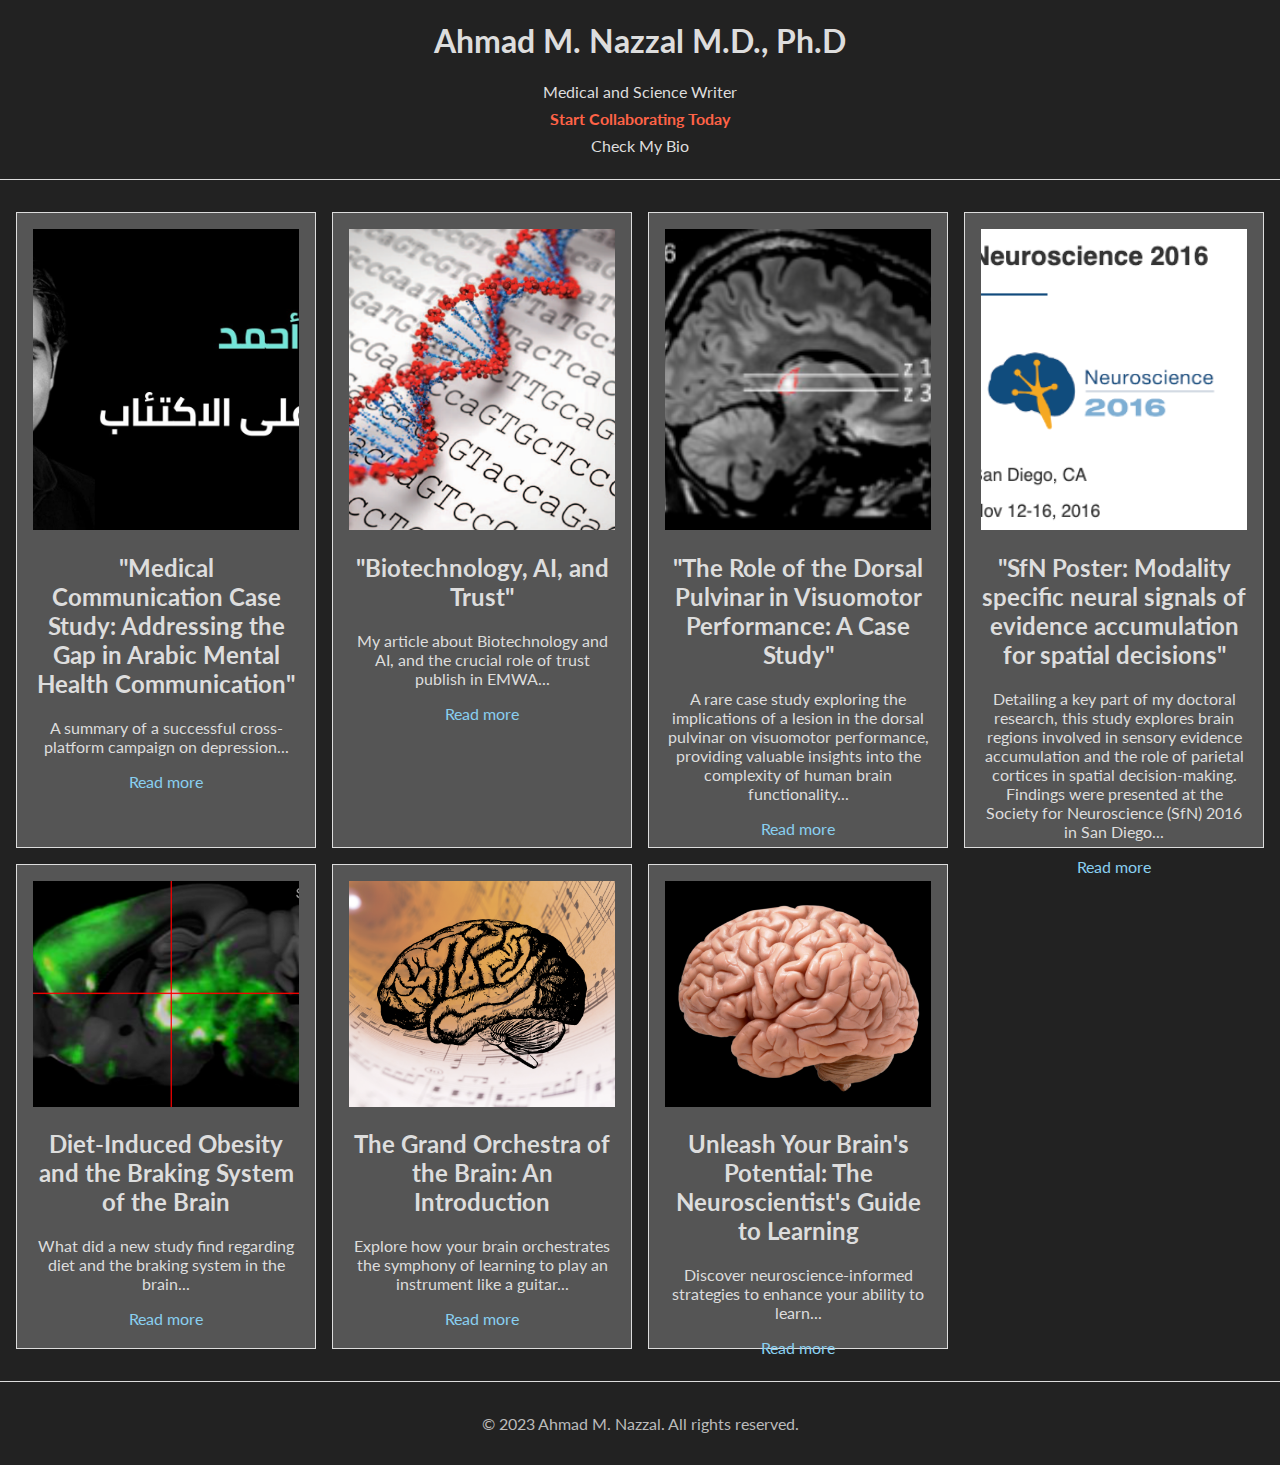
<file: index.html>
<!DOCTYPE html>
<html>
<head>
    <meta name="viewport" content="width=device-width, initial-scale=1">
    <link rel="icon" href="favicon.ico" type="image/x-icon">
    <title>Ahmad M. Nazzal M.D., Ph.D</title>
    <link href="https://fonts.googleapis.com/css2?family=Lato:wght@400;700&display=swap" rel="stylesheet">
    <link rel="stylesheet" type="text/css" href="styles.css">
</head>
<body>
    <header>
        <h1>Ahmad M. Nazzal M.D., Ph.D</h1>
        <p>Medical and Science Writer</p>
        <p><a class="cta" href="mailto:a-nazzal@outlook.com">Start Collaborating Today</a></p>
        <p><a href="cv.html">Check My Bio</a></p>
    </header>

    <section id="gallery">

              <div class="gallery-item">
                  <img src="depression-amdlab.jpeg" alt="Depression awareness campaign">
                  <h2>"Medical Communication Case Study: Addressing the Gap in Arabic Mental Health Communication"</h2>
                  <p>A summary of a successful cross-platform campaign on depression...</p>
                  <a href="depression.html">Read more</a>
              </div>

              <div class="gallery-item">
                  <img src="emwa.png" alt="Biotechnology and AI intersection image">
                  <h2>"Biotechnology, AI, and Trust"</h2>
                  <p>My article about Biotechnology and AI, and the crucial role of trust publish in EMWA...</p>
                  <a href="emwa.html">Read more</a>
              </div>


              <div class="gallery-item">
                  <img src="pulvinar-lesion.png" alt="Dorsal Pulvinar Case Study image">
                  <h2>"The Role of the Dorsal Pulvinar in Visuomotor Performance: A Case Study"</h2>
                  <p>A rare case study exploring the implications of a lesion in the dorsal pulvinar on visuomotor performance, providing valuable insights into the complexity of human brain functionality...</p>
                  <a href="pulivnar-decision-making.html">Read more</a>
              </div>

              <div class="gallery-item">
                  <img src="sfn.png" alt="Modality specific neural signals of evidence accumulation for spatial decisions image">
                  <h2>"SfN Poster: Modality specific neural signals of evidence accumulation for spatial decisions"</h2>
                  <p>Detailing a key part of my doctoral research, this study explores brain regions involved in sensory evidence accumulation and the role of parietal cortices in spatial decision-making. Findings were presented at the Society for Neuroscience (SfN) 2016 in San Diego...</p>
                  <a href="sfn-2016.html">Read more</a>
              </div>


              <div class="gallery-item">
                  <img src="Saggital_section_of_mouse_brain_Sara_Mitamura.png" alt="brain mouse">
                  <h2>Diet-Induced Obesity and the Braking System of the Brain</h2>
                  <p>What did a new study find regarding diet and the braking system in the brain...</p>
                  <a href="diet-induced-brain-changes.html">Read more</a>
              </div>

              <div class="gallery-item">
                  <img src="brain-music.png" alt="Image of brain with background of musical notes">
                  <h2>The Grand Orchestra of the Brain: An Introduction</h2>
                  <p>Explore how your brain orchestrates the symphony of learning to play an instrument like a guitar...</p>
                  <a href="brain-music.html">Read more</a>
              </div>

              <div class="gallery-item">
                <img src="human-brain.png" alt="Human brain image">
                <h2>Unleash Your Brain's Potential: The Neuroscientist's Guide to Learning</h2>
                <p>Discover neuroscience-informed strategies to enhance your ability to learn...</p>
                <a href="learn-as-neuroscientist.html">Read more</a>
            </div>





        <!-- Add more gallery items as needed -->
    </section>

    <footer>
        <p>&copy; 2023 Ahmad M. Nazzal. All rights reserved.</p>
    </footer>
</body>
</html>
</file>
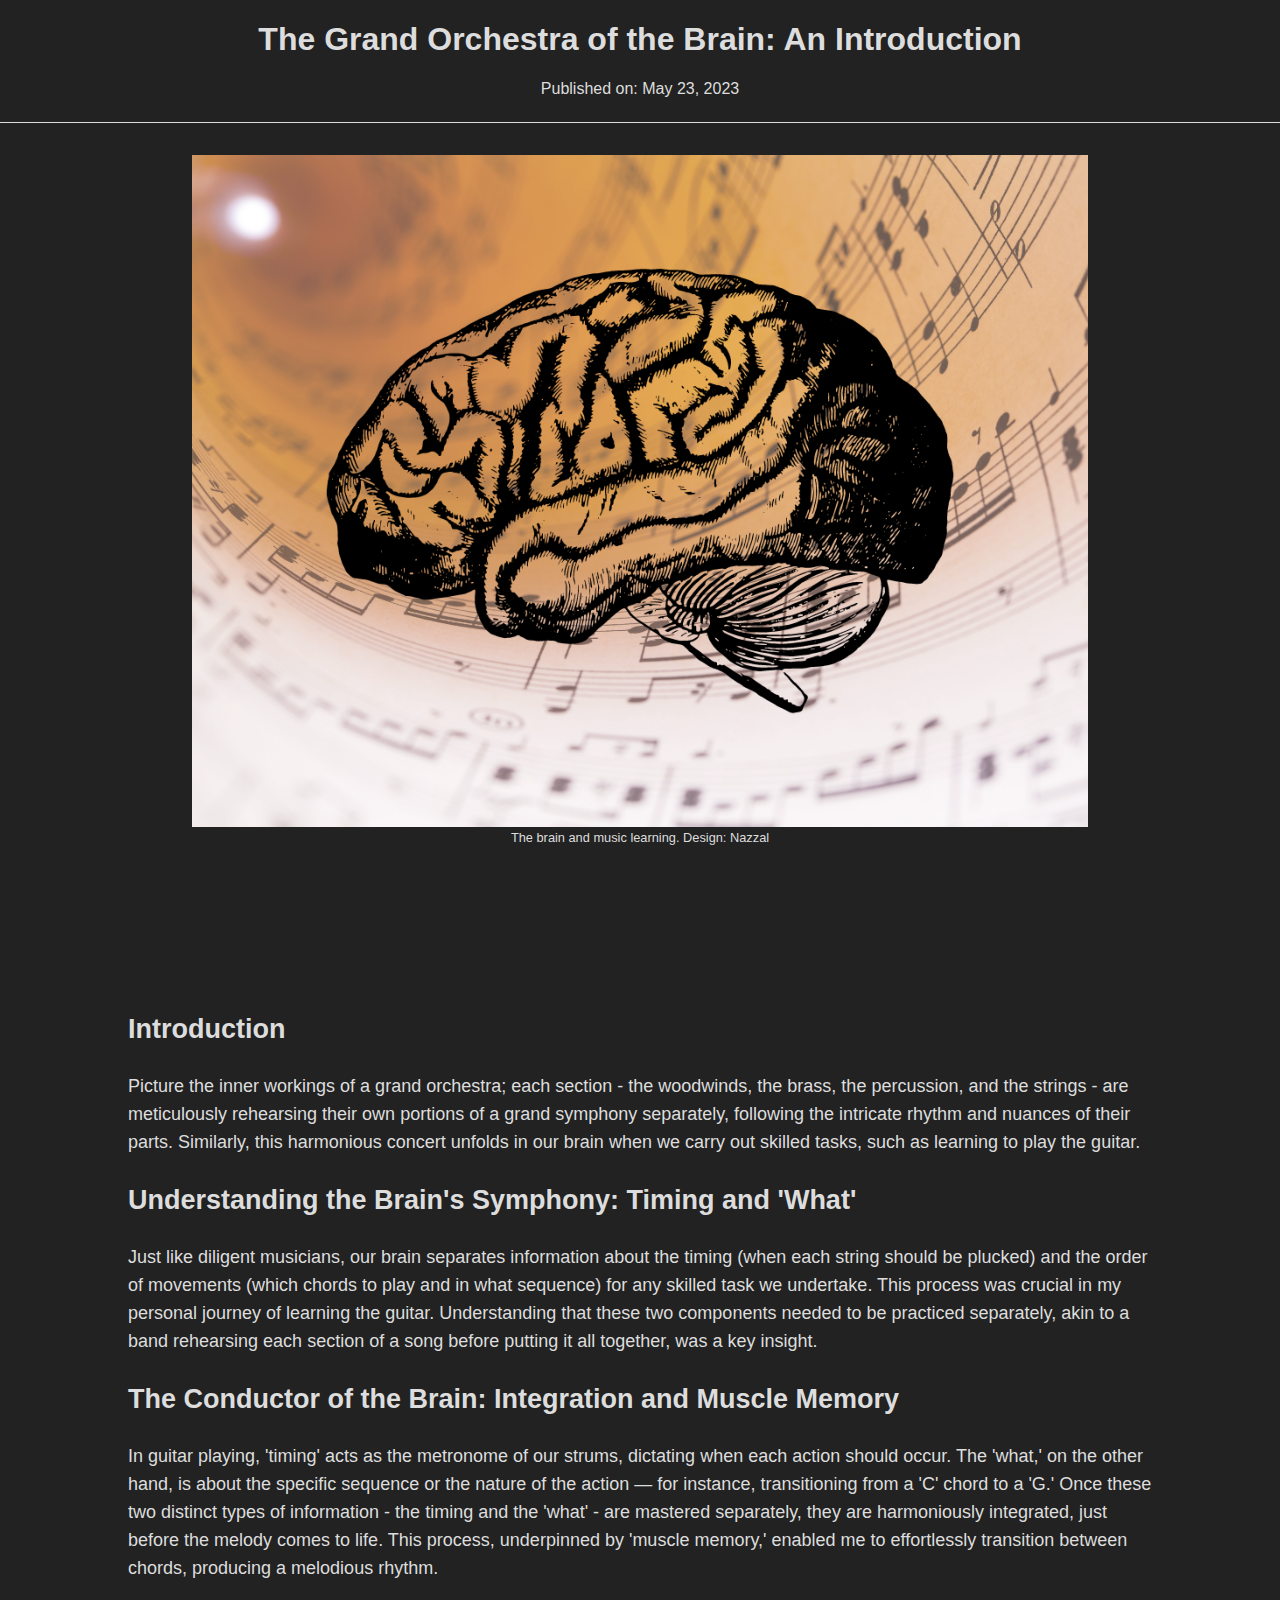
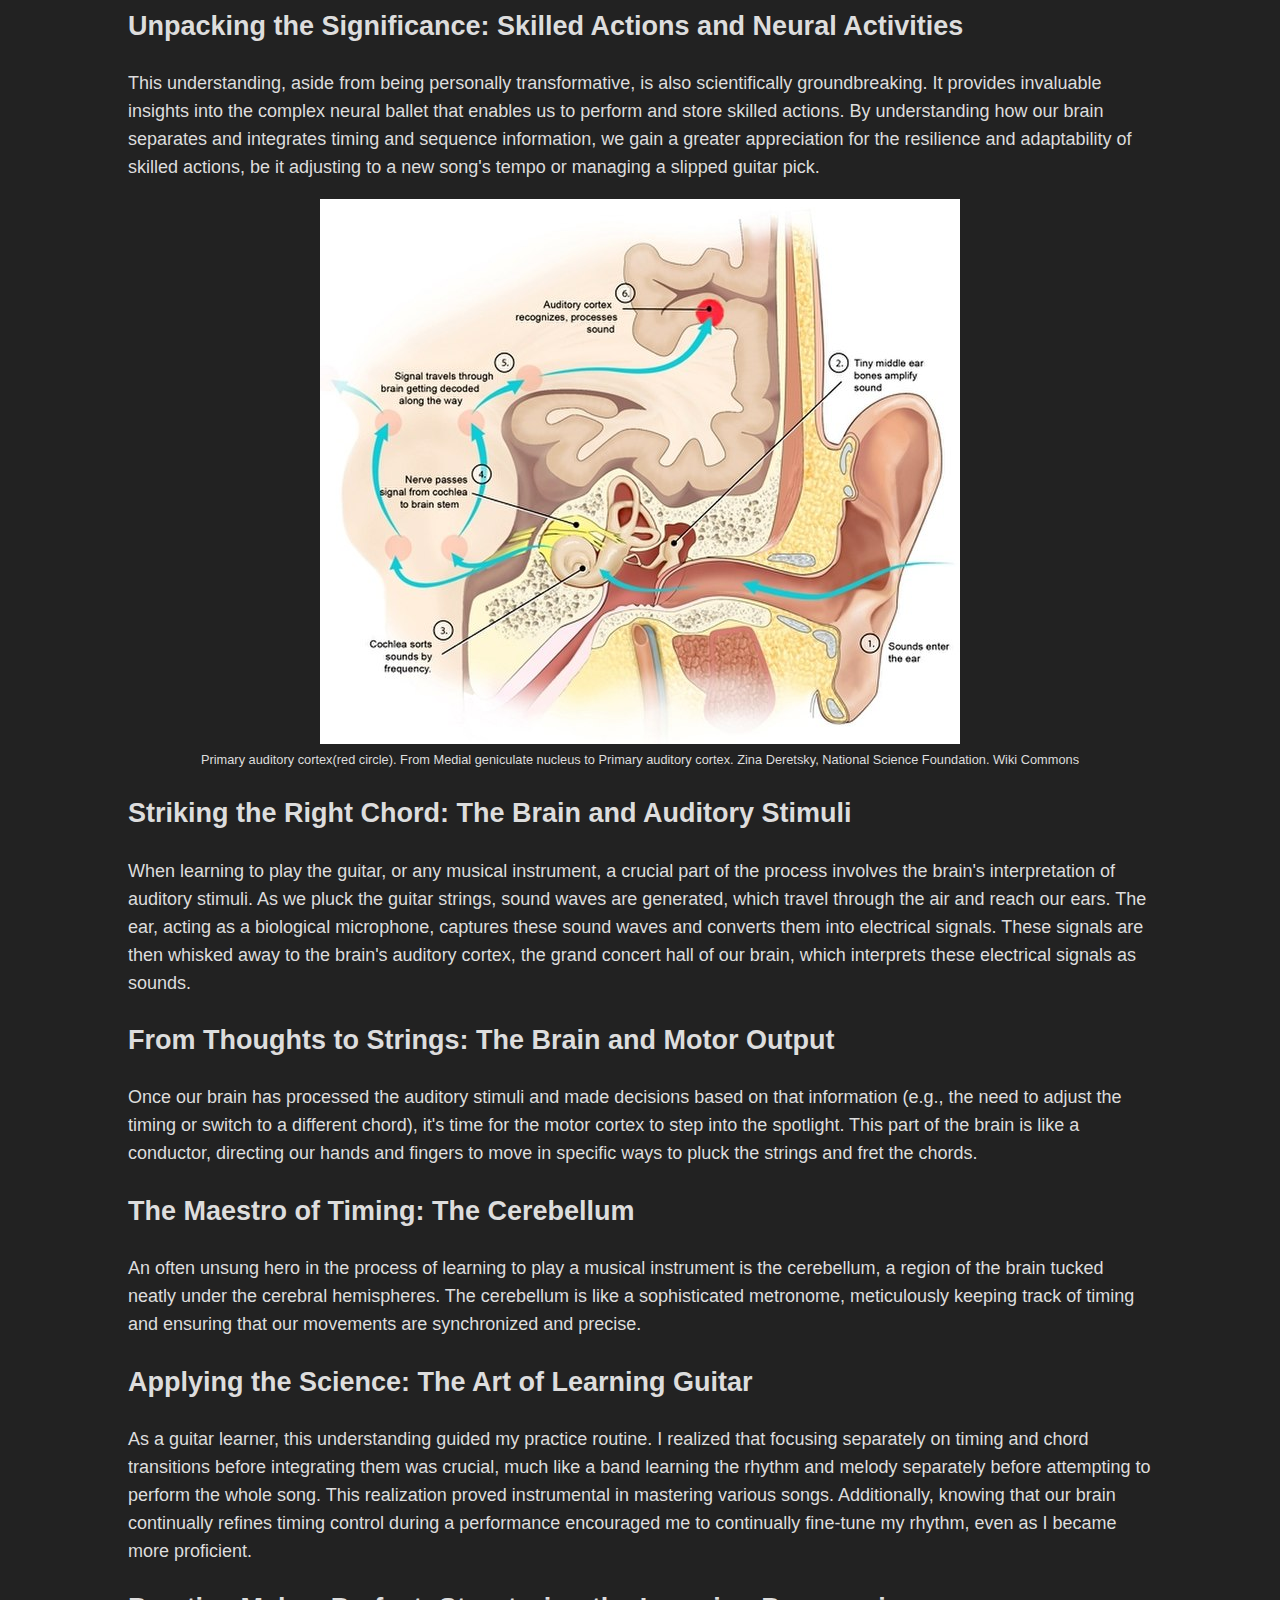
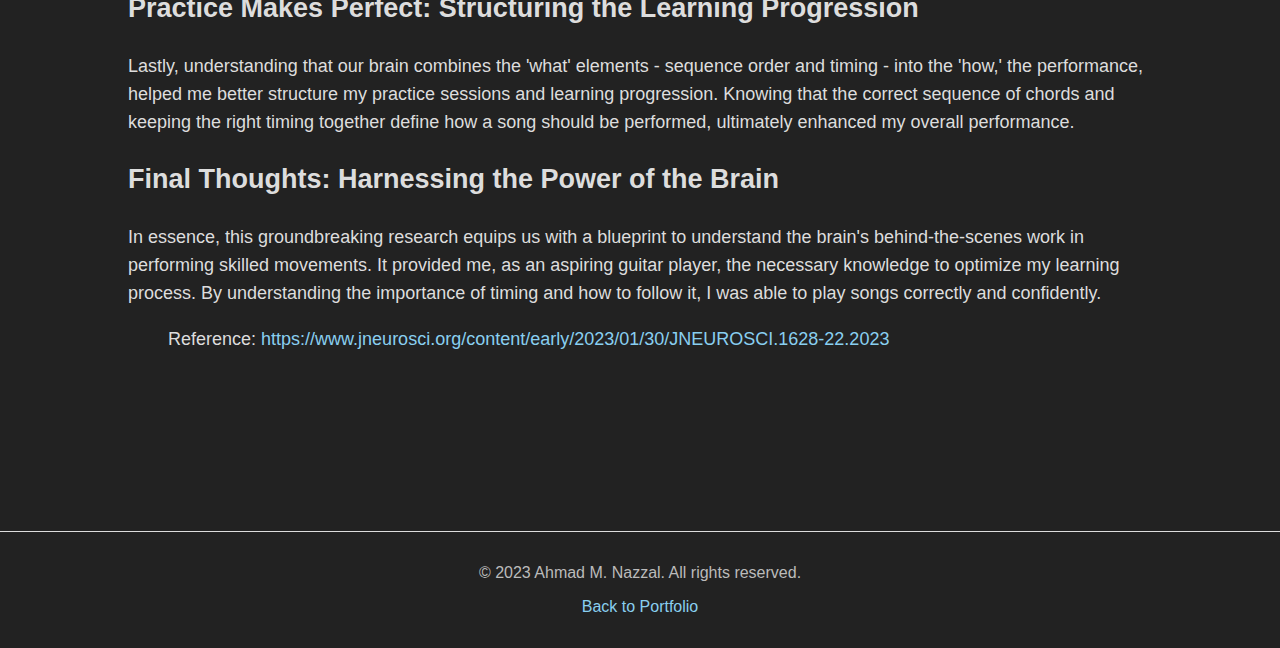
<file: brain-music.html>
<!DOCTYPE html>
<html>
<head>
    <title>The Grand Orchestra of the Brain: An Introduction</title>
    <link rel="stylesheet" type="text/css" href="styles.css">
</head>
<body>
    <header>
        <h1>The Grand Orchestra of the Brain: An Introduction</h1>
        <p>Published on: <time datetime="2023-05-23">May 23, 2023</time></p>
    </header>

    <figure>
        <img src="brain-music.png" alt="Image of brain with background of musical notes">
        <figcaption>The brain and music learning. Design: Nazzal</figcaption>
    </figure>

    <article>
        <h2>Introduction</h2>
        <p>Picture the inner workings of a grand orchestra; each section - the woodwinds, the brass, the percussion, and the strings - are meticulously rehearsing their own portions of a grand symphony separately, following the intricate rhythm and nuances of their parts. Similarly, this harmonious concert unfolds in our brain when we carry out skilled tasks, such as learning to play the guitar.</p>

        <h2>Understanding the Brain's Symphony: Timing and 'What'</h2>
        <p>Just like diligent musicians, our brain separates information about the timing (when each string should be plucked) and the order of movements (which chords to play and in what sequence) for any skilled task we undertake. This process was crucial in my personal journey of learning the guitar. Understanding that these two components needed to be practiced separately, akin to a band rehearsing each section of a song before putting it all together, was a key insight.</p>

        <h2>The Conductor of the Brain: Integration and Muscle Memory</h2>
        <p>In guitar playing, 'timing' acts as the metronome of our strums, dictating when each action should occur. The 'what,' on the other hand, is about the specific sequence or the nature of the action — for instance, transitioning from a 'C' chord to a 'G.' Once these two distinct types of information - the timing and the 'what' - are mastered separately, they are harmoniously integrated, just before the melody comes to life. This process, underpinned by 'muscle memory,' enabled me to effortlessly transition between chords, producing a melodious rhythm.</p>

        <h2>Unpacking the Significance: Skilled Actions and Neural Activities</h2>
        <p>This understanding, aside from being personally transformative, is also scientifically groundbreaking. It provides invaluable insights into the complex neural ballet that enables us to perform and store skilled actions. By understanding how our brain separates and integrates timing and sequence information, we gain a greater appreciation for the resilience and adaptability of skilled actions, be it adjusting to a new song's tempo or managing a slipped guitar pick.</p>

        <figure>
            <img src="Hearing_mechanics.jpg" alt="Image of brain with background of musical notes">
            <figcaption>Primary auditory cortex(red circle). From Medial geniculate nucleus to Primary auditory cortex. Zina Deretsky, National Science Foundation. Wiki Commons</figcaption>
        </figure>

        <h2>Striking the Right Chord: The Brain and Auditory Stimuli</h2>
        <p>When learning to play the guitar, or any musical instrument, a crucial part of the process involves the brain's interpretation of auditory stimuli. As we pluck the guitar strings, sound waves are generated, which travel through the air and reach our ears. The ear, acting as a biological microphone, captures these sound waves and converts them into electrical signals. These signals are then whisked away to the brain's auditory cortex, the grand concert hall of our brain, which interprets these electrical signals as sounds.</p>

        <h2>From Thoughts to Strings: The Brain and Motor Output</h2>
        <p>Once our brain has processed the auditory stimuli and made decisions based on that information (e.g., the need to adjust the timing or switch to a different chord), it's time for the motor cortex to step into the spotlight. This part of the brain is like a conductor, directing our hands and fingers to move in specific ways to pluck the strings and fret the chords.</p>

        <h2>The Maestro of Timing: The Cerebellum</h2>
        <p>An often unsung hero in the process of learning to play a musical instrument is the cerebellum, a region of the brain tucked neatly under the cerebral hemispheres. The cerebellum is like a sophisticated metronome, meticulously keeping track of timing and ensuring that our movements are synchronized and precise.</p>

        <h2>Applying the Science: The Art of Learning Guitar</h2>
        <p>As a guitar learner, this understanding guided my practice routine. I realized that focusing separately on timing and chord transitions before integrating them was crucial, much like a band learning the rhythm and melody separately before attempting to perform the whole song. This realization proved instrumental in mastering various songs. Additionally, knowing that our brain continually refines timing control during a performance encouraged me to continually fine-tune my rhythm, even as I became more proficient.</p>

        <h2>Practice Makes Perfect: Structuring the Learning Progression</h2>
        <p>Lastly, understanding that our brain combines the 'what' elements - sequence order and timing - into the 'how,' the performance, helped me better structure my practice sessions and learning progression. Knowing that the correct sequence of chords and keeping the right timing together define how a song should be performed, ultimately enhanced my overall performance.</p>

        <h2>Final Thoughts: Harnessing the Power of the Brain</h2>
        <p>In essence, this groundbreaking research equips us with a blueprint to understand the brain's behind-the-scenes work in performing skilled movements. It provided me, as an aspiring guitar player, the necessary knowledge to optimize my learning process. By understanding the importance of timing and how to follow it, I was able to play songs correctly and confidently.</p>

        <blockquote cite="https://www.jneurosci.org/content/early/2023/01/30/JNEUROSCI.1628-22.2023">
            Reference: <a href="https://www.jneurosci.org/content/early/2023/01/30/JNEUROSCI.1628-22.2023">https://www.jneurosci.org/content/early/2023/01/30/JNEUROSCI.1628-22.2023</a>
        </blockquote>
    </article>

    <footer>
        <p>&copy; 2023 Ahmad M. Nazzal. All rights reserved.</p>
        <p><a href="index.html">Back to Portfolio</a></p>
    </footer>
</body>
</html>
</file>
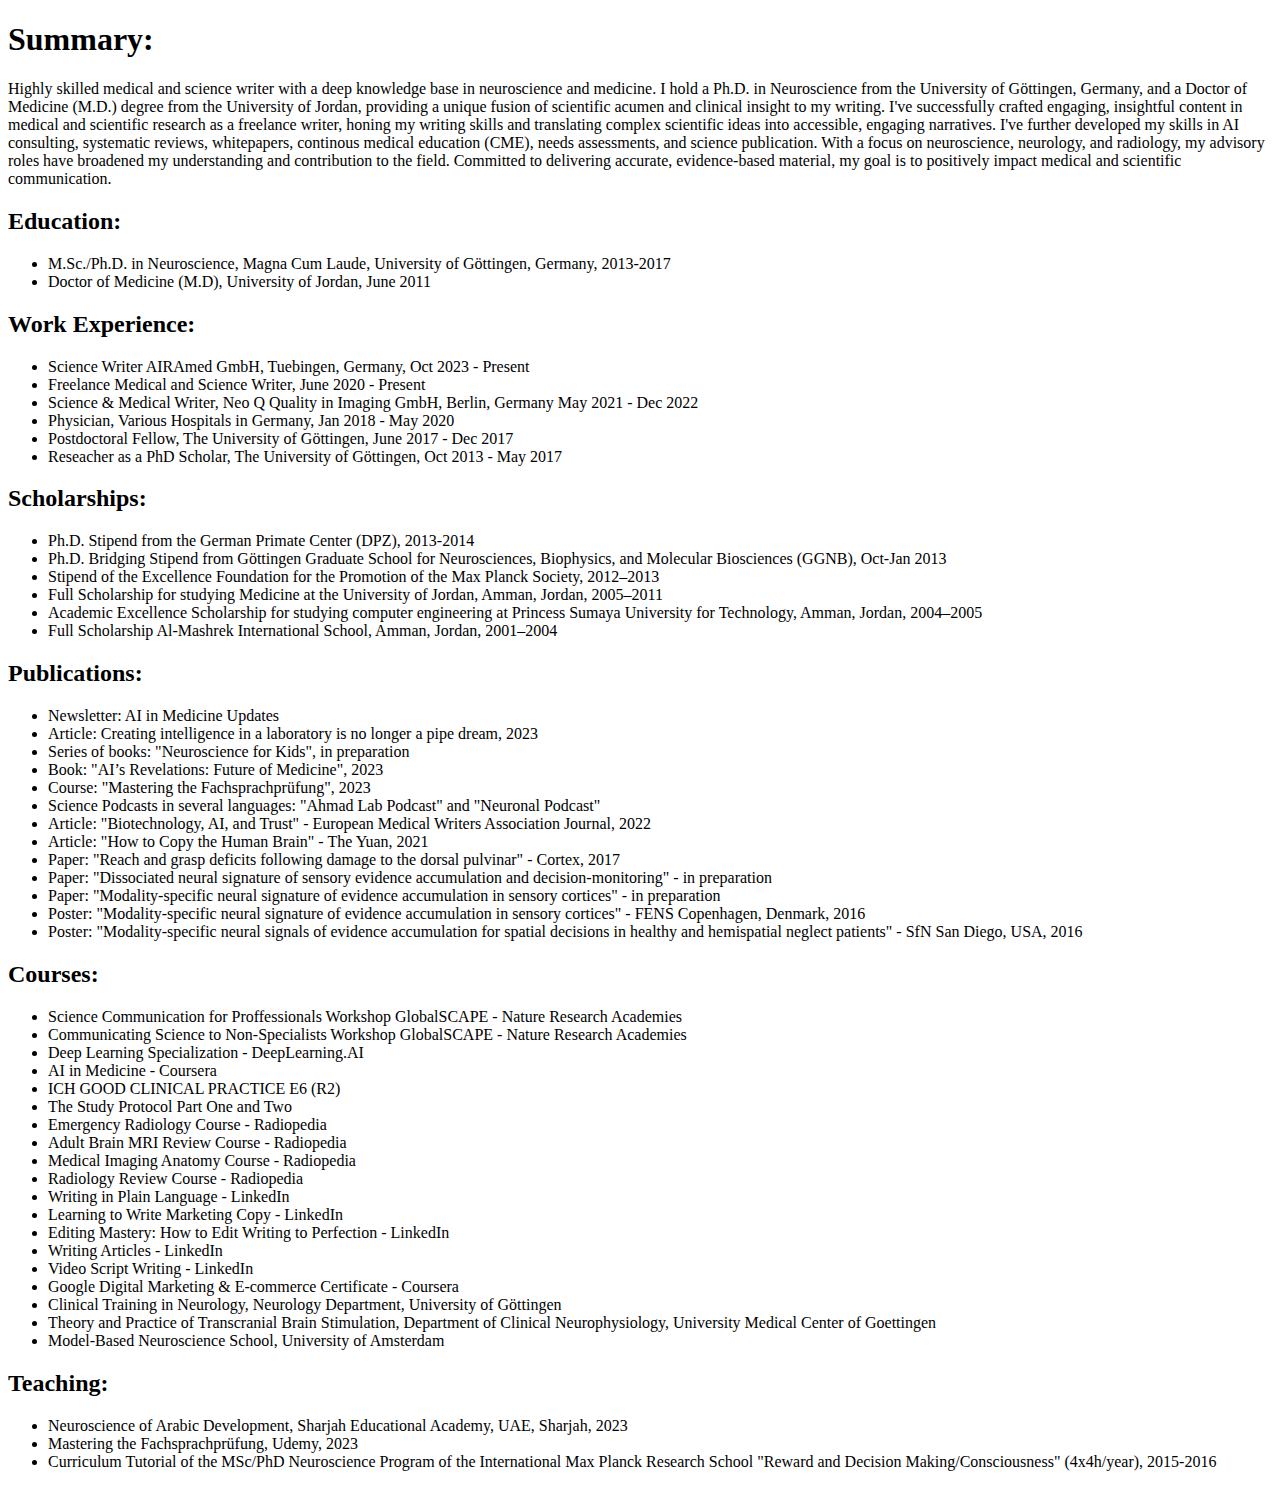
<file: cv.html>
<!DOCTYPE html>
<html>
<head>
    <title>CV</title>
</head>
<body>
    <h1>Summary:</h1>
    <p>Highly skilled medical and science writer with a deep knowledge base in neuroscience and medicine. I hold a Ph.D. in Neuroscience from the University of Göttingen, Germany, and a Doctor of Medicine (M.D.) degree from the University of Jordan, providing a unique fusion of scientific acumen and clinical insight to my writing. I've successfully crafted engaging, insightful content in medical and scientific research as a freelance writer, honing my writing skills and translating complex scientific ideas into accessible, engaging narratives. I've further developed my skills in AI consulting, systematic reviews, whitepapers, continous medical education (CME), needs assessments, and science publication. With a focus on neuroscience, neurology, and radiology, my advisory roles have broadened my understanding and contribution to the field. Committed to delivering accurate, evidence-based material, my goal is to positively impact medical and scientific communication.</p>

    <h2>Education:</h2>
    <ul>
        <li>M.Sc./Ph.D. in Neuroscience, Magna Cum Laude, University of Göttingen, Germany, 2013-2017</li>
        <li>Doctor of Medicine (M.D), University of Jordan, June 2011</li>
    </ul>

    <h2>Work Experience:</h2>
    <ul>
        <li>Science Writer AIRAmed GmbH, Tuebingen, Germany, Oct 2023 - Present</li>
        <li>Freelance Medical and Science Writer, June 2020 - Present</li>
        <li>Science & Medical Writer, Neo Q Quality in Imaging GmbH, Berlin, Germany May 2021 - Dec 2022</li>
        <li>Physician, Various Hospitals in Germany, Jan 2018 - May 2020</li>
        <li>Postdoctoral Fellow, The University of Göttingen, June 2017 - Dec 2017</li>
        <li>Reseacher as a PhD Scholar, The University of Göttingen, Oct 2013 - May 2017</li>
    </ul>

    <h2>Scholarships:</h2>
    <ul>
        <li>Ph.D. Stipend from the German Primate Center (DPZ), 2013-2014</li>
        <li>Ph.D. Bridging Stipend from Göttingen Graduate School for Neurosciences, Biophysics, and Molecular Biosciences (GGNB), Oct-Jan 2013</li>
        <li>Stipend of the Excellence Foundation for the Promotion of the Max Planck Society, 2012–2013</li>
        <li>Full Scholarship for studying Medicine at the University of Jordan, Amman, Jordan, 2005–2011</li>
        <li>Academic Excellence Scholarship for studying computer engineering at Princess Sumaya University for Technology, Amman, Jordan, 2004–2005</li>
        <li>Full Scholarship Al-Mashrek International School, Amman, Jordan, 2001–2004</li>
    </ul>


    <h2>Publications:</h2>
    <ul>
        <li>Newsletter: AI in Medicine Updates</li>
        <li>Article: Creating intelligence in a laboratory is no longer a pipe dream, 2023</li>
        <li>Series of books: "Neuroscience for Kids", in preparation</li>
        <li>Book: "AI’s Revelations: Future of Medicine", 2023</li>
        <li>Course: "Mastering the Fachsprachprüfung", 2023</li>
        <li>Science Podcasts in several languages: "Ahmad Lab Podcast" and "Neuronal Podcast"</li>
        <li>Article: "Biotechnology, AI, and Trust" - European Medical Writers Association Journal, 2022</li>
        <li>Article: "How to Copy the Human Brain" - The Yuan, 2021</li>
        <li>Paper: "Reach and grasp deficits following damage to the dorsal pulvinar" - Cortex, 2017</li>
        <li>Paper: "Dissociated neural signature of sensory evidence accumulation and decision-monitoring" - in preparation</li>
        <li>Paper: "Modality-specific neural signature of evidence accumulation in sensory cortices" - in preparation </li>
        <li>Poster: "Modality-specific neural signature of evidence accumulation in sensory cortices" - FENS Copenhagen, Denmark, 2016</li>
        <li>Poster: "Modality-specific neural signals of evidence accumulation for spatial decisions in healthy and hemispatial neglect patients" - SfN San Diego, USA, 2016</li>
    </ul>

    <h2>Courses:</h2>
    <ul>
        <li>Science Communication for Proffessionals Workshop GlobalSCAPE - Nature Research Academies</li>
        <li>Communicating Science to Non-Specialists Workshop GlobalSCAPE - Nature Research Academies</li>
        <li>Deep Learning Specialization - DeepLearning.AI</li>
        <li>AI in Medicine - Coursera</li>
        <li>ICH GOOD CLINICAL PRACTICE E6 (R2)</li>
        <li>The Study Protocol Part One and Two</li>
        <li>Emergency Radiology Course - Radiopedia</li>
        <li>Adult Brain MRI Review Course - Radiopedia</li>
        <li>Medical Imaging Anatomy Course - Radiopedia</li>
        <li>Radiology Review Course - Radiopedia</li>
        <li>Writing in Plain Language - LinkedIn</li>
        <li>Learning to Write Marketing Copy - LinkedIn</li>
        <li>Editing Mastery: How to Edit Writing to Perfection - LinkedIn</li>
        <li>Writing Articles - LinkedIn</li>
        <li>Video Script Writing - LinkedIn</li>
        <li>Google Digital Marketing & E-commerce Certificate - Coursera</li>
        <li>Clinical Training in Neurology, Neurology Department, University of Göttingen</li>
        <li>Theory and Practice of Transcranial Brain Stimulation, Department of Clinical Neurophysiology, University Medical Center of Goettingen</li>
        <li>Model-Based Neuroscience School, University of Amsterdam</li>
    </ul>

    <h2>Teaching:</h2>
    <ul>
        <li>Neuroscience of Arabic Development, Sharjah Educational Academy, UAE, Sharjah, 2023</li>
        <li>Mastering the Fachsprachprüfung, Udemy, 2023</li>
        <li>Curriculum Tutorial of the MSc/PhD Neuroscience Program of the International Max Planck Research School "Reward and Decision Making/Consciousness" (4x4h/year), 2015-2016</li>
    </ul>
</body>
</html>
</file>
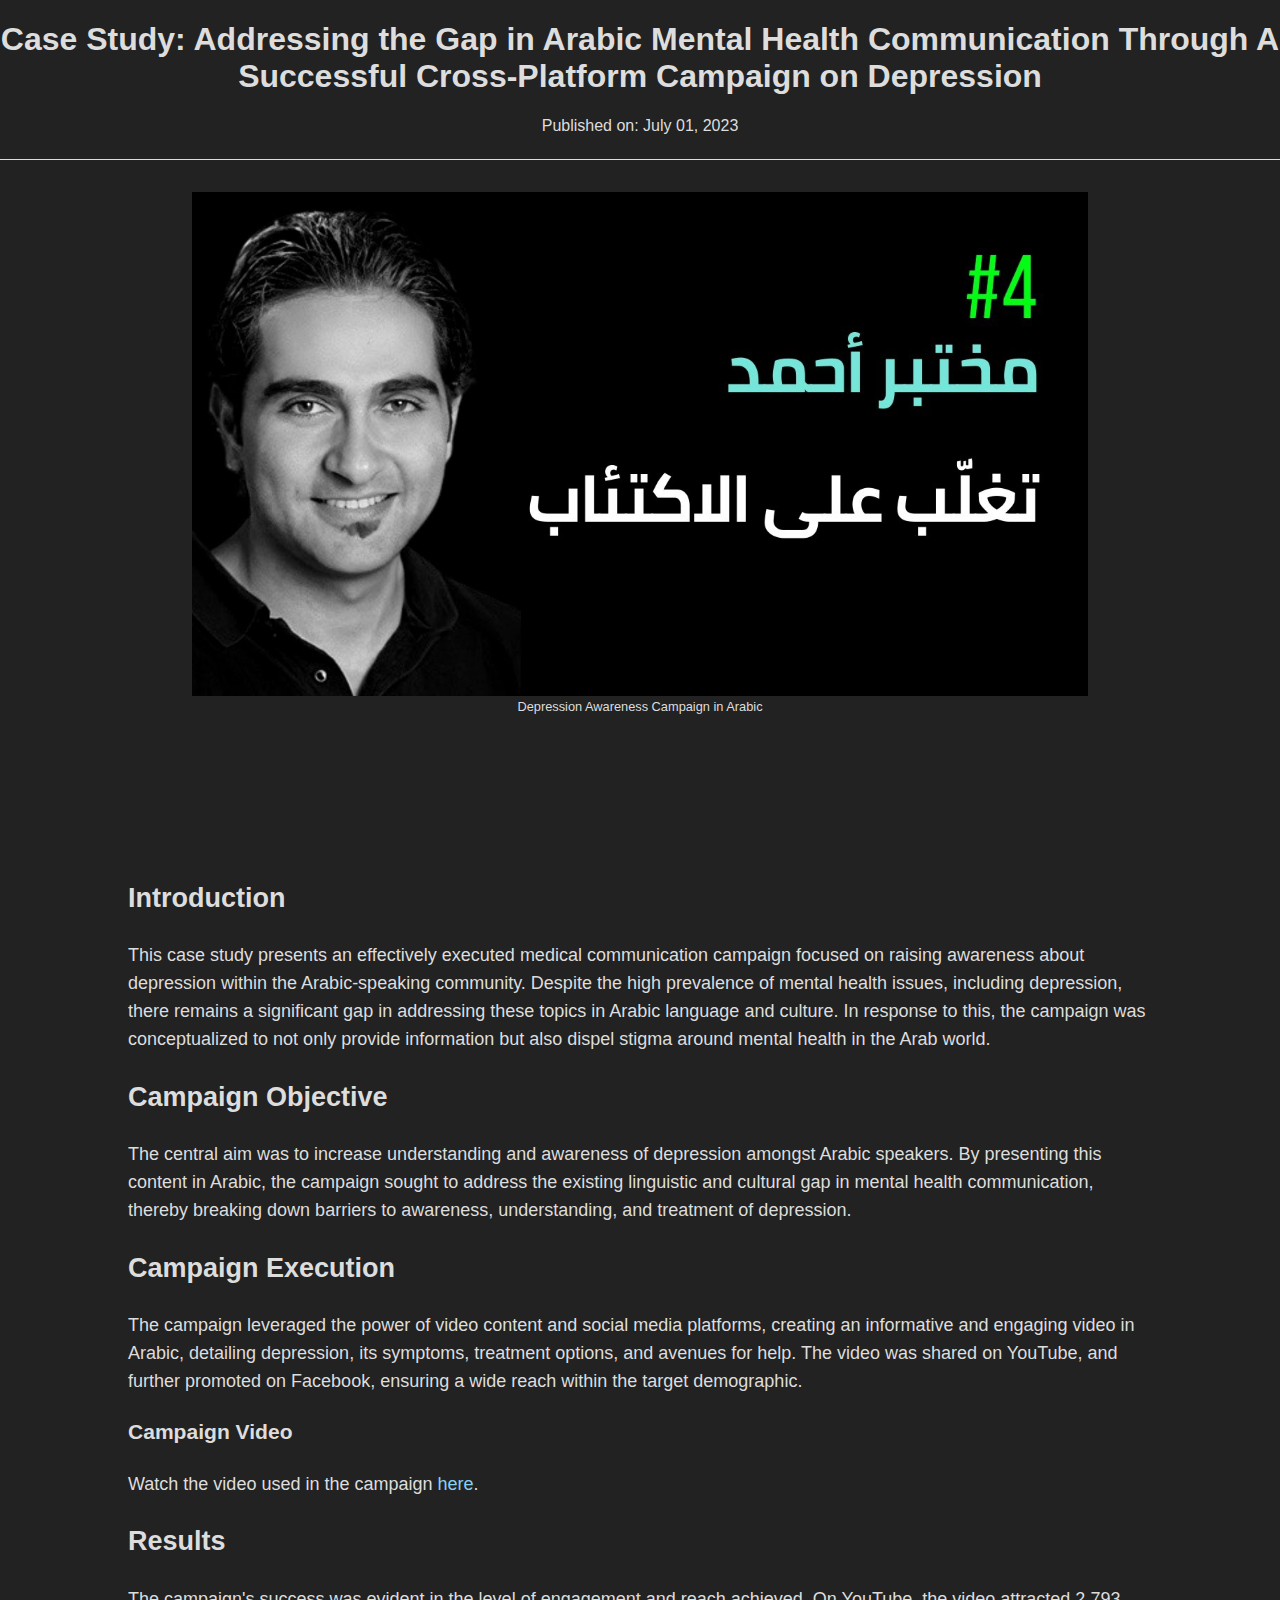
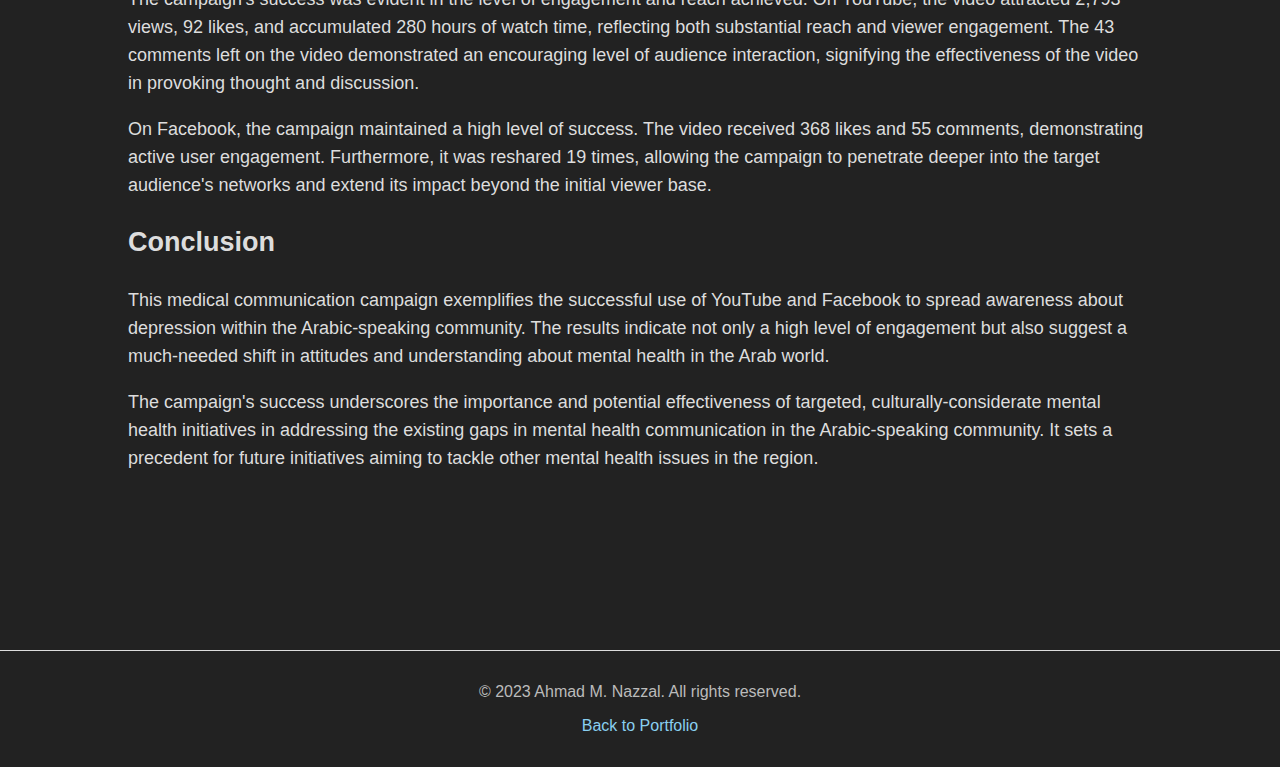
<file: depression.html>
<!DOCTYPE html>
<html>
<head>
    <title>Case Study: Addressing the Gap in Arabic Mental Health Communication</title>
    <link rel="stylesheet" type="text/css" href="styles.css">
</head>
<body>
    <header>
        <h1>Case Study: Addressing the Gap in Arabic Mental Health Communication Through A Successful Cross-Platform Campaign on Depression</h1>
        <p>Published on: <time datetime="2023-07-01">July 01, 2023</time></p>
    </header>

    <figure>
        <img src="depression-amdlab.jpeg" alt="Depression awareness campaign">
        <figcaption>Depression Awareness Campaign in Arabic</figcaption>
    </figure>

    <article>
        <h2>Introduction</h2>
        <p>This case study presents an effectively executed medical communication campaign focused on raising awareness about depression within the Arabic-speaking community. Despite the high prevalence of mental health issues, including depression, there remains a significant gap in addressing these topics in Arabic language and culture. In response to this, the campaign was conceptualized to not only provide information but also dispel stigma around mental health in the Arab world.</p>

        <h2>Campaign Objective</h2>
        <p>The central aim was to increase understanding and awareness of depression amongst Arabic speakers. By presenting this content in Arabic, the campaign sought to address the existing linguistic and cultural gap in mental health communication, thereby breaking down barriers to awareness, understanding, and treatment of depression.</p>

        <h2>Campaign Execution</h2>
        <p>The campaign leveraged the power of video content and social media platforms, creating an informative and engaging video in Arabic, detailing depression, its symptoms, treatment options, and avenues for help. The video was shared on YouTube, and further promoted on Facebook, ensuring a wide reach within the target demographic.</p>

        <h3>Campaign Video</h3>
        <p>Watch the video used in the campaign <a href="https://youtu.be/MlbJ65ur4Y4" target="_blank">here</a>.</p>

        <h2>Results</h2>
        <p>The campaign's success was evident in the level of engagement and reach achieved. On YouTube, the video attracted 2,793 views, 92 likes, and accumulated 280 hours of watch time, reflecting both substantial reach and viewer engagement. The 43 comments left on the video demonstrated an encouraging level of audience interaction, signifying the effectiveness of the video in provoking thought and discussion.</p>

        <p>On Facebook, the campaign maintained a high level of success. The video received 368 likes and 55 comments, demonstrating active user engagement. Furthermore, it was reshared 19 times, allowing the campaign to penetrate deeper into the target audience's networks and extend its impact beyond the initial viewer base.</p>

        <h2>Conclusion</h2>
        <p>This medical communication campaign exemplifies the successful use of YouTube and Facebook to spread awareness about depression within the Arabic-speaking community. The results indicate not only a high level of engagement but also suggest a much-needed shift in attitudes and understanding about mental health in the Arab world.</p>

        <p>The campaign's success underscores the importance and potential effectiveness of targeted, culturally-considerate mental health initiatives in addressing the existing gaps in mental health communication in the Arabic-speaking community. It sets a precedent for future initiatives aiming to tackle other mental health issues in the region.</p>
    </article>

    <footer>
        <p>&copy; 2023 Ahmad M. Nazzal. All rights reserved.</p>
        <p><a href="index.html">Back to Portfolio</a></p>
    </footer>
</body>
</html>
</file>
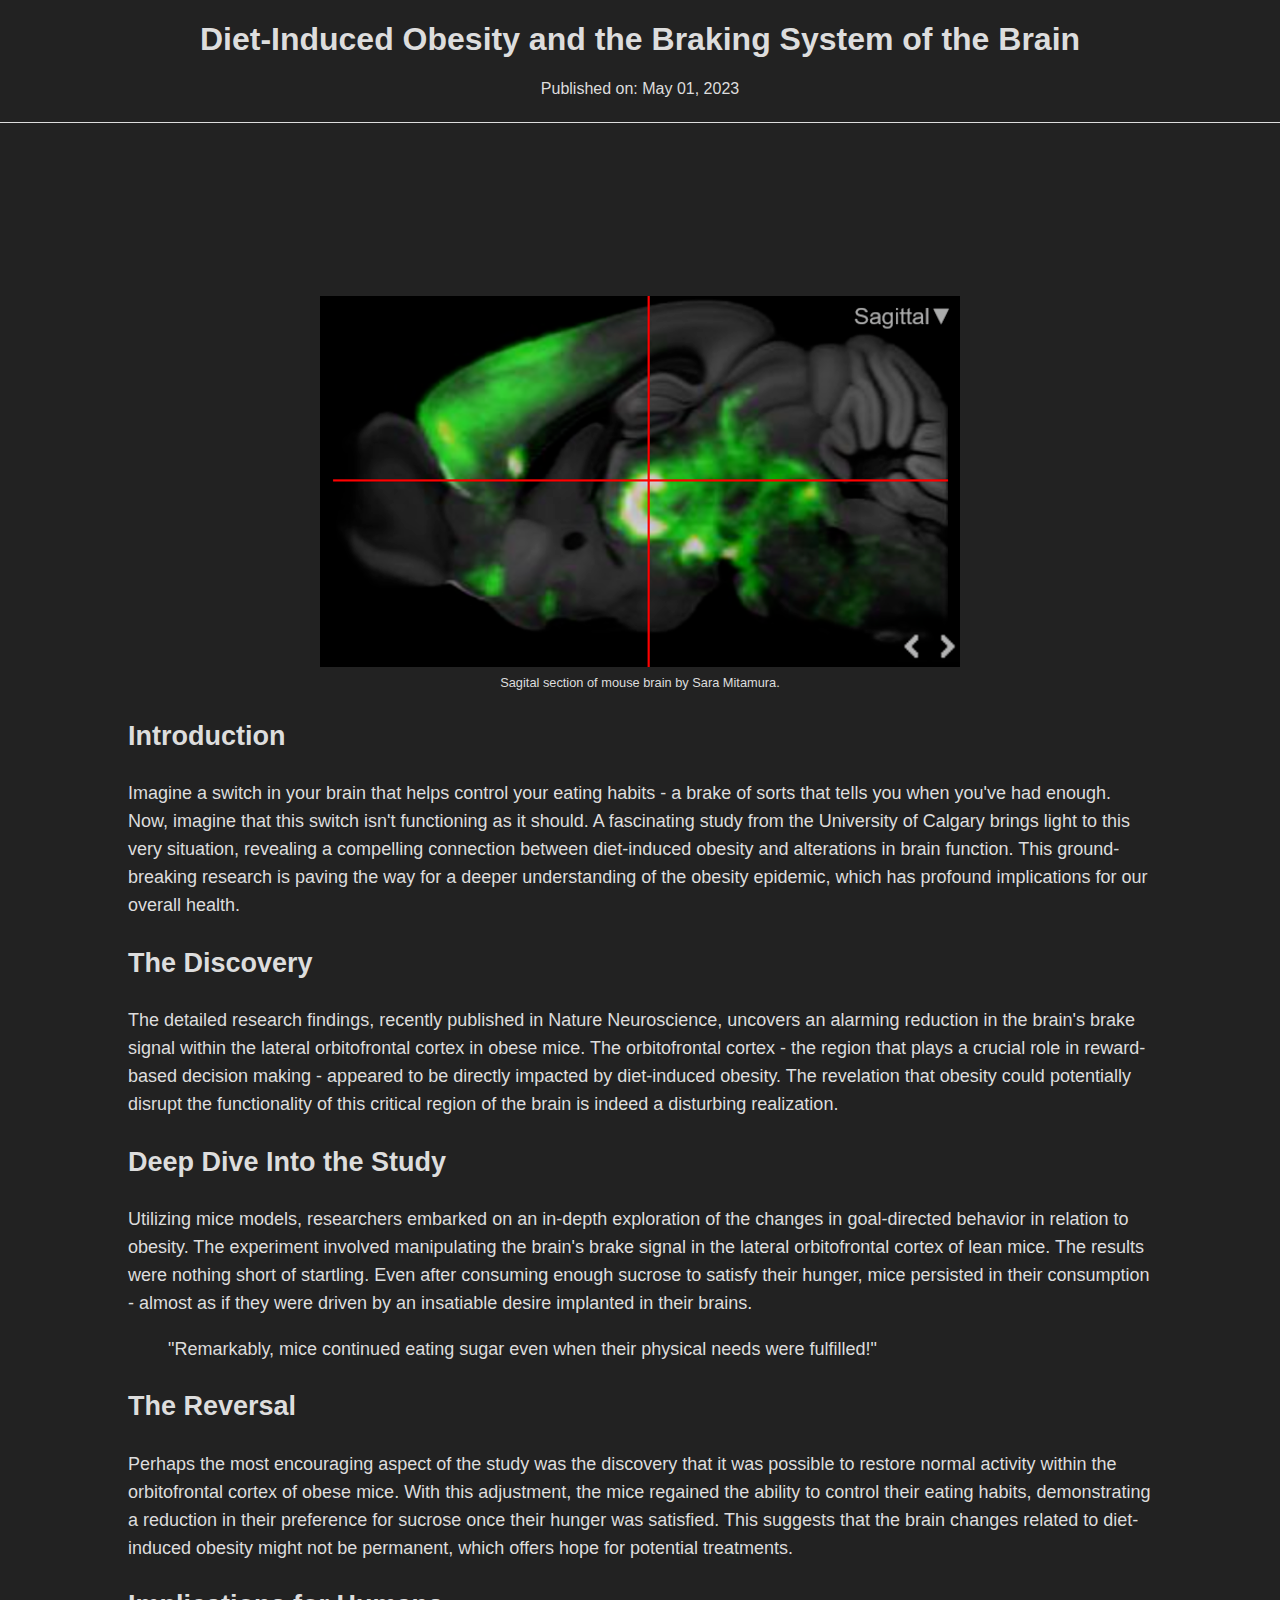
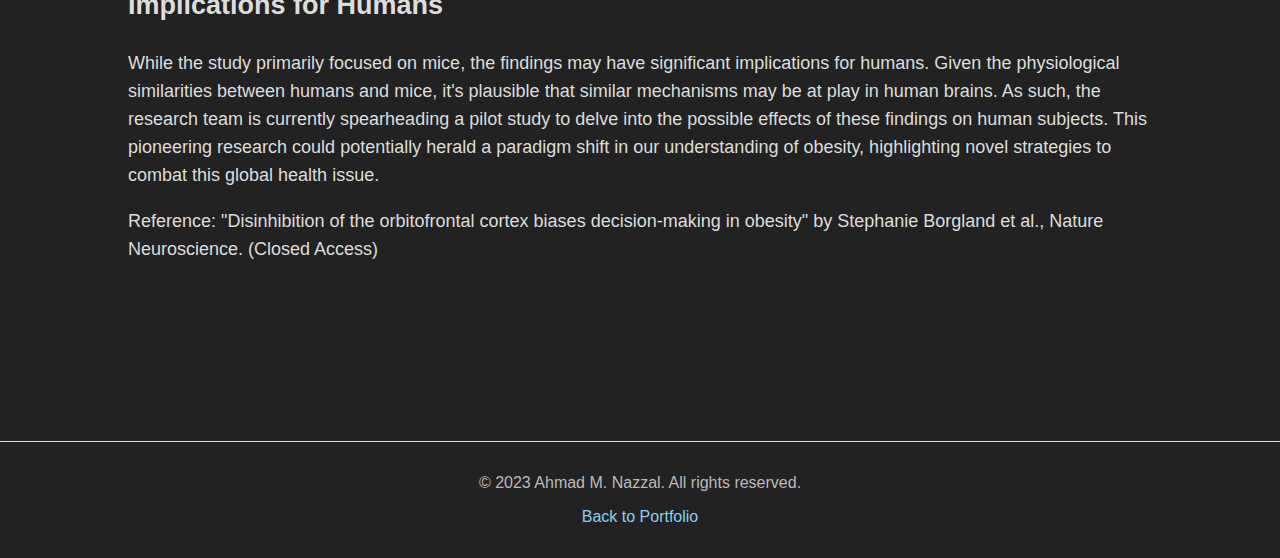
<file: diet-induced-brain-changes.html>
<!DOCTYPE html>
<html>
<head>
    <title>Diet-Induced Obesity and the Braking System of the Brain</title>
    <link rel="stylesheet" type="text/css" href="styles.css">
</head>
<body>
    <header>
        <h1>Diet-Induced Obesity and the Braking System of the Brain</h1>
        <p>Published on: <time datetime="YYYY-MM-DD">May 01, 2023</time></p>
    </header>

    <article>
    <figure>
        <img src="Saggital_section_of_mouse_brain_Sara_Mitamura.png" alt="Brain image">
        <figcaption>Sagital section of mouse brain by Sara Mitamura.</figcaption>
    </figure>


    <h2>Introduction</h2>
    <p>Imagine a switch in your brain that helps control your eating habits - a brake of sorts that tells you when you've had enough. Now, imagine that this switch isn't functioning as it should. A fascinating study from the University of Calgary brings light to this very situation, revealing a compelling connection between diet-induced obesity and alterations in brain function. This ground-breaking research is paving the way for a deeper understanding of the obesity epidemic, which has profound implications for our overall health.</p>

    <h2>The Discovery</h2>
    <p>The detailed research findings, recently published in Nature Neuroscience, uncovers an alarming reduction in the brain's brake signal within the lateral orbitofrontal cortex in obese mice. The orbitofrontal cortex - the region that plays a crucial role in reward-based decision making - appeared to be directly impacted by diet-induced obesity. The revelation that obesity could potentially disrupt the functionality of this critical region of the brain is indeed a disturbing realization.</p>

    <h2>Deep Dive Into the Study</h2>
    <p>Utilizing mice models, researchers embarked on an in-depth exploration of the changes in goal-directed behavior in relation to obesity. The experiment involved manipulating the brain's brake signal in the lateral orbitofrontal cortex of lean mice. The results were nothing short of startling. Even after consuming enough sucrose to satisfy their hunger, mice persisted in their consumption - almost as if they were driven by an insatiable desire implanted in their brains.</p>

    <blockquote cite="source">
    "Remarkably, mice continued eating sugar even when their physical needs were fulfilled!"
    </blockquote>

    <h2>The Reversal</h2>
    <p>Perhaps the most encouraging aspect of the study was the discovery that it was possible to restore normal activity within the orbitofrontal cortex of obese mice. With this adjustment, the mice regained the ability to control their eating habits, demonstrating a reduction in their preference for sucrose once their hunger was satisfied. This suggests that the brain changes related to diet-induced obesity might not be permanent, which offers hope for potential treatments.</p>

    <h2>Implications for Humans</h2>
    <p>While the study primarily focused on mice, the findings may have significant implications for humans. Given the physiological similarities between humans and mice, it's plausible that similar mechanisms may be at play in human brains. As such, the research team is currently spearheading a pilot study to delve into the possible effects of these findings on human subjects. This pioneering research could potentially herald a paradigm shift in our understanding of obesity, highlighting novel strategies to combat this global health issue.</p>

    <p>Reference: "Disinhibition of the orbitofrontal cortex biases decision-making in obesity" by Stephanie Borgland et al., Nature Neuroscience. (Closed Access)</p>
    </article>

    <footer>
        <p>&copy; 2023 Ahmad M. Nazzal. All rights reserved.</p>
        <p><a href="index.html">Back to Portfolio</a></p>
    </footer>
</body>
</html>
</file>
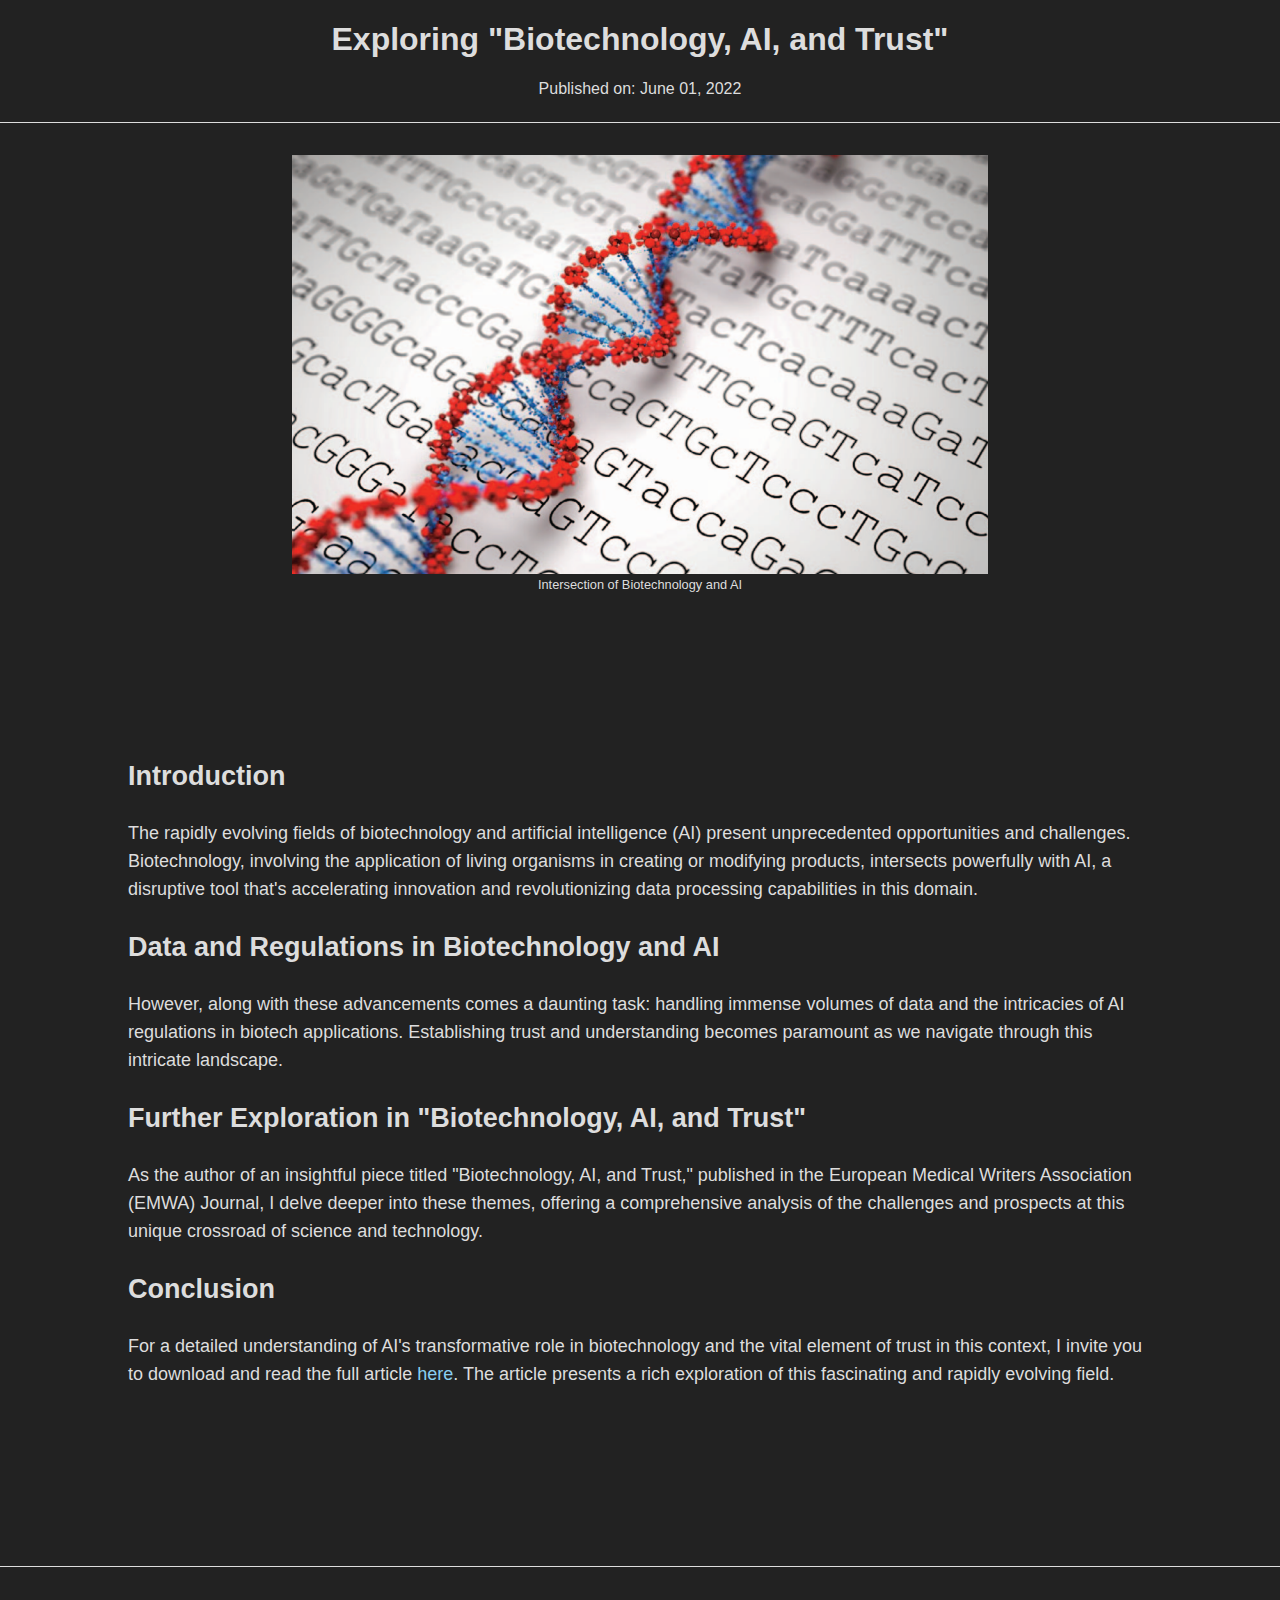
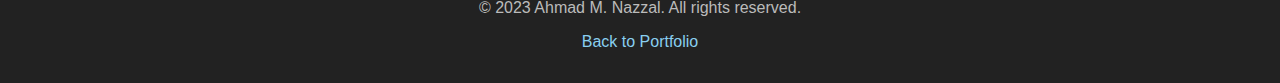
<file: emwa.html>
<!DOCTYPE html>
<html>
<head>
    <title>Exploring "Biotechnology, AI, and Trust"</title>
    <link rel="stylesheet" type="text/css" href="styles.css">
</head>
<body>
    <header>
        <h1>Exploring "Biotechnology, AI, and Trust"</h1>
        <p>Published on: <time datetime="2022-06-01">June 01, 2022</time></p>
    </header>

    <figure>
        <img src="emwa.png" alt="Biotechnology and AI intersection">
        <figcaption>Intersection of Biotechnology and AI</figcaption>
    </figure>

    <article>
        <h2>Introduction</h2>
        <p>The rapidly evolving fields of biotechnology and artificial intelligence (AI) present unprecedented opportunities and challenges. Biotechnology, involving the application of living organisms in creating or modifying products, intersects powerfully with AI, a disruptive tool that's accelerating innovation and revolutionizing data processing capabilities in this domain.</p>

        <h2>Data and Regulations in Biotechnology and AI</h2>
        <p>However, along with these advancements comes a daunting task: handling immense volumes of data and the intricacies of AI regulations in biotech applications. Establishing trust and understanding becomes paramount as we navigate through this intricate landscape.</p>

        <h2>Further Exploration in "Biotechnology, AI, and Trust"</h2>
        <p>As the author of an insightful piece titled "Biotechnology, AI, and Trust," published in the European Medical Writers Association (EMWA) Journal, I delve deeper into these themes, offering a comprehensive analysis of the challenges and prospects at this unique crossroad of science and technology.</p>

        <h2>Conclusion</h2>
        <p>For a detailed understanding of AI's transformative role in biotechnology and the vital element of trust in this context, I invite you to download and read the full article <a href="https://journal.emwa.org/medical-devices/biotechnology/">here</a>. The article presents a rich exploration of this fascinating and rapidly evolving field.</p>
    </article>

    <footer>
        <p>&copy; 2023 Ahmad M. Nazzal. All rights reserved.</p>
        <p><a href="index.html">Back to Portfolio</a></p>
    </footer>
</body>
</html>
</file>
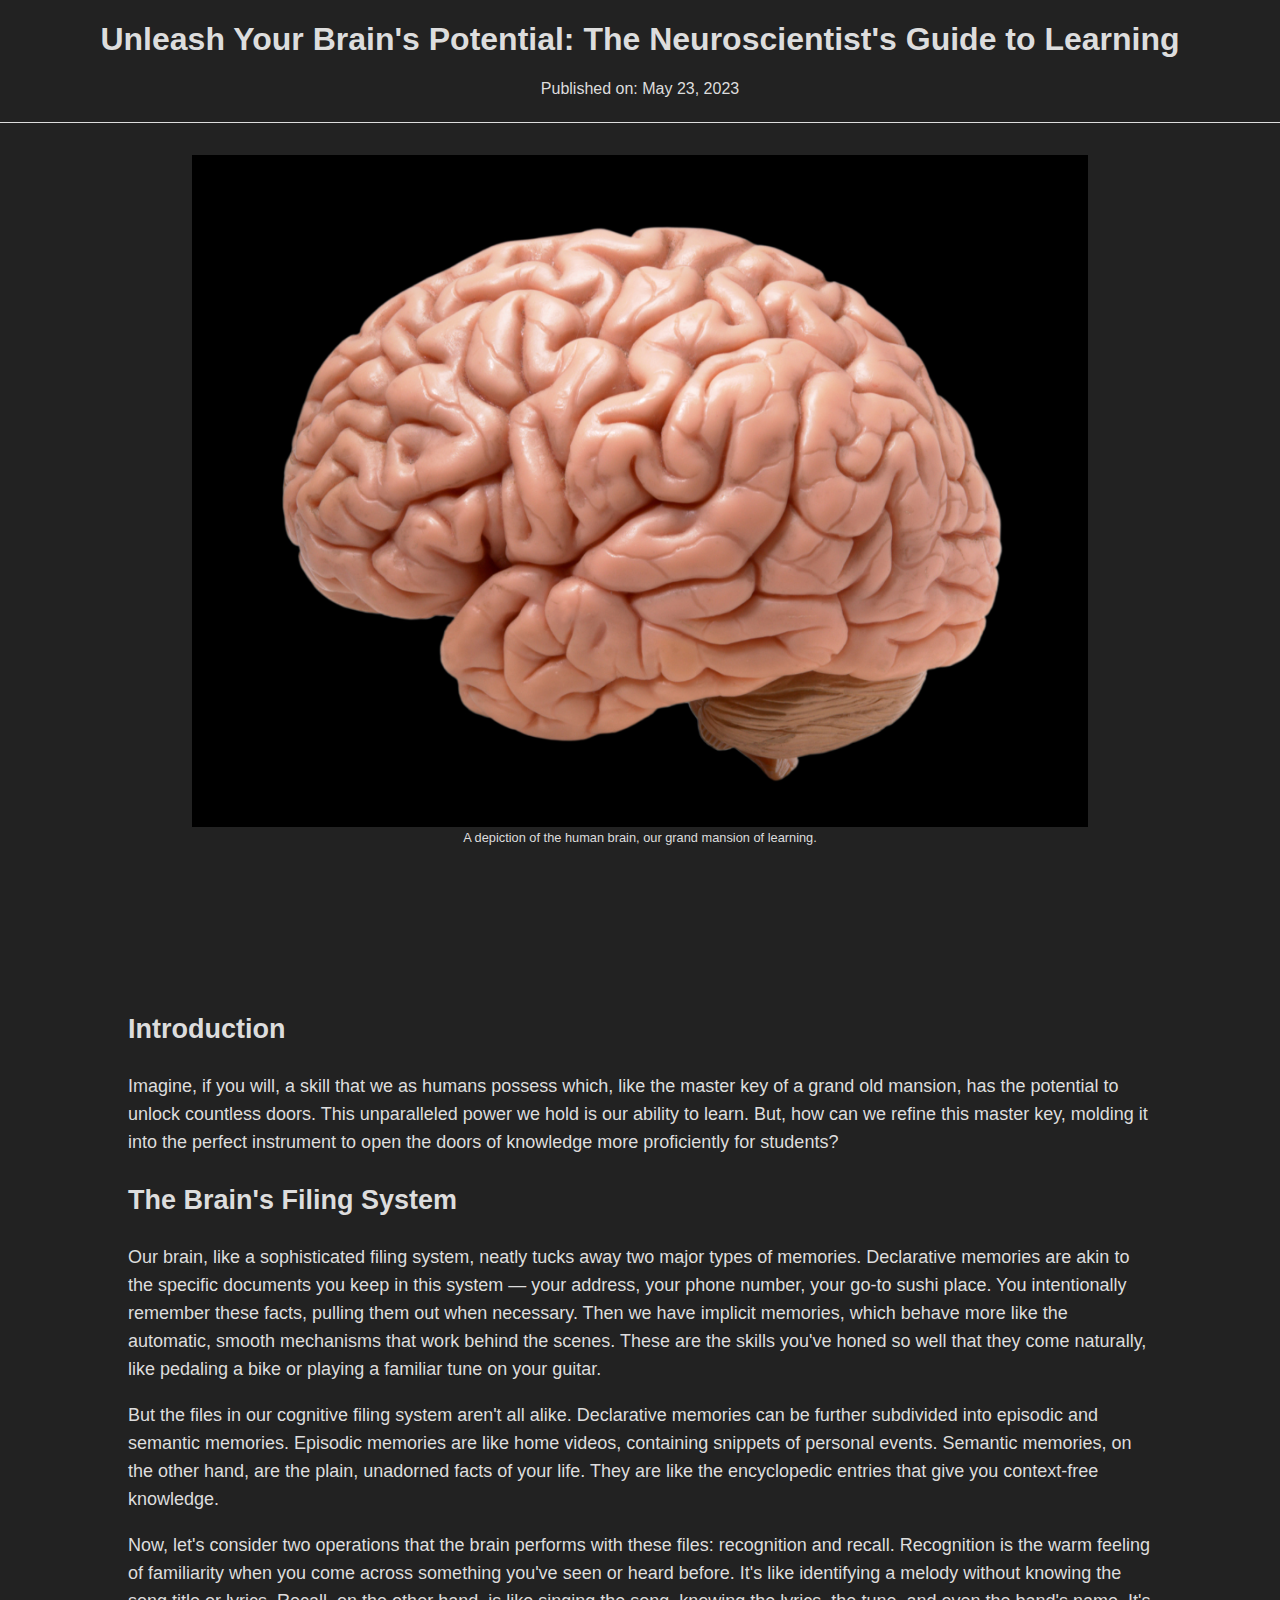
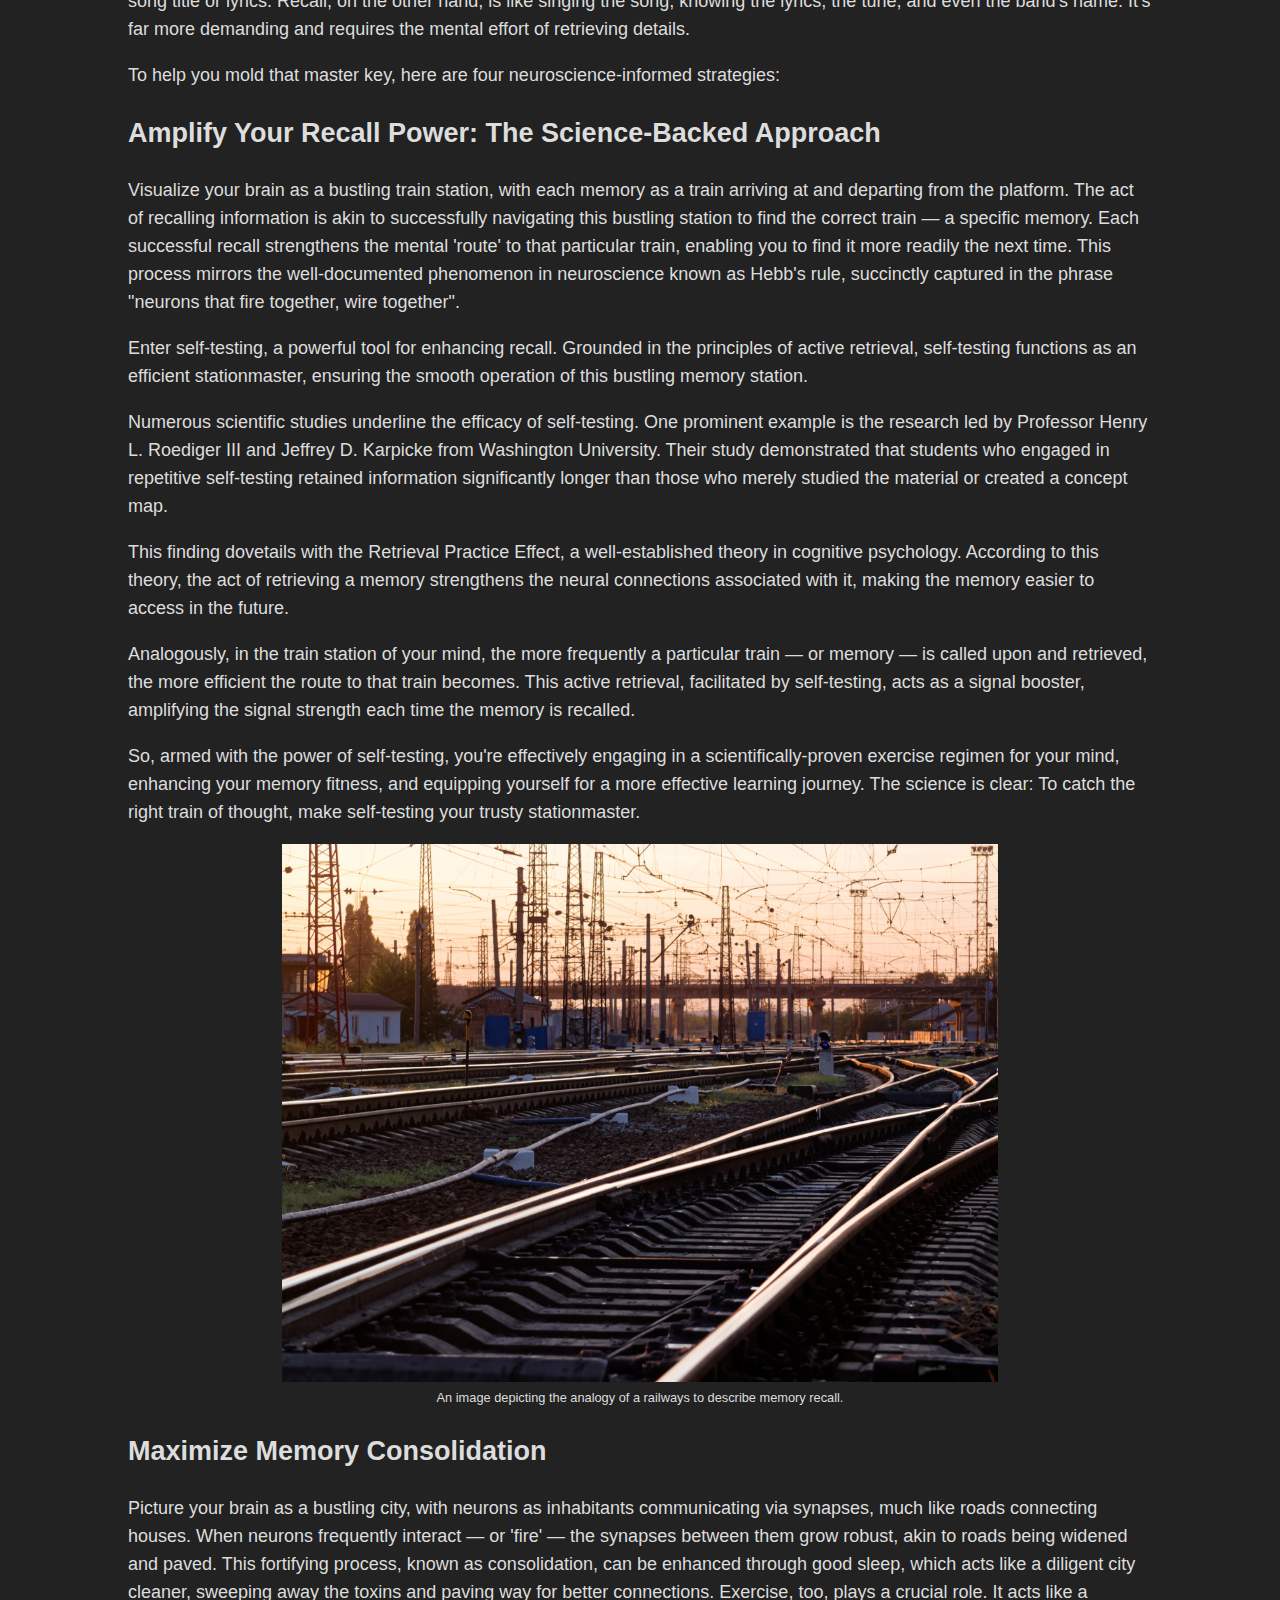
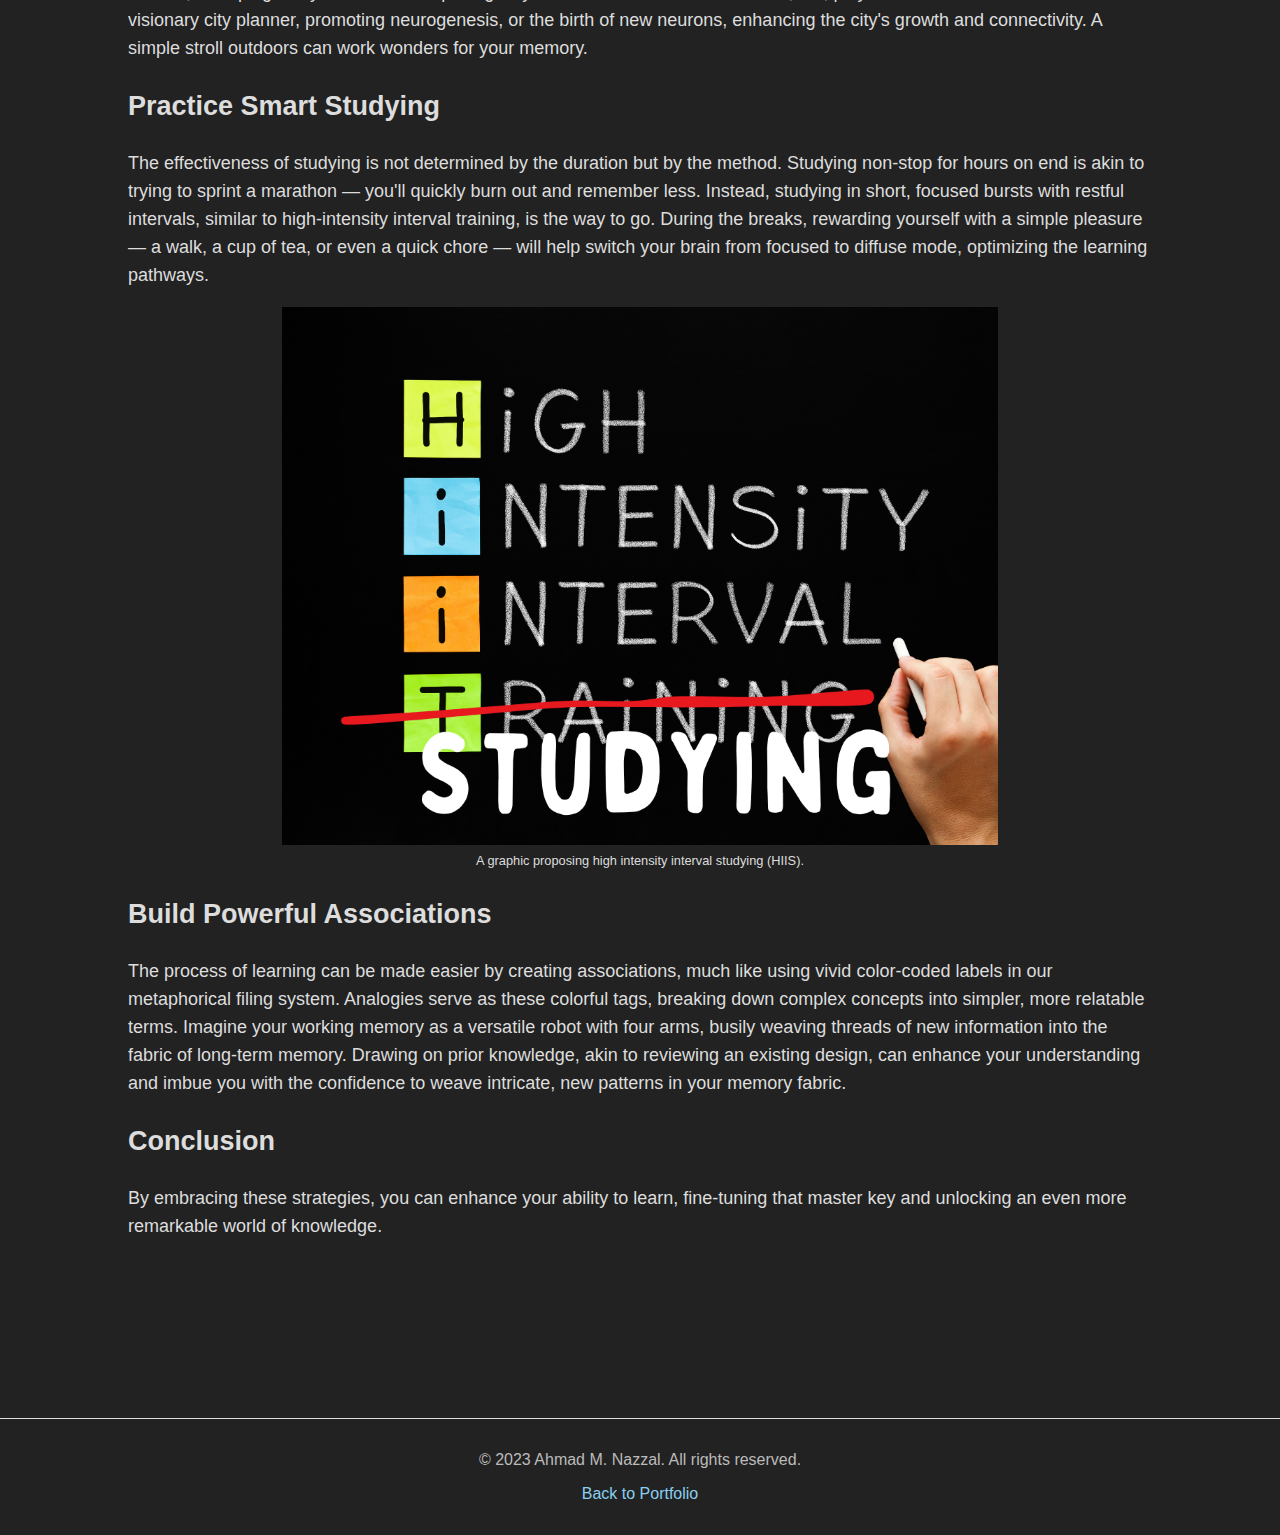
<file: learn-as-neuroscientist.html>
<!DOCTYPE html>
<html>
<head>
    <title>Unleash Your Brain's Potential: The Neuroscientist's Guide to Learning</title>
    <link rel="stylesheet" type="text/css" href="styles.css">
</head>
<body>
    <header>
        <h1>Unleash Your Brain's Potential: The Neuroscientist's Guide to Learning</h1>
        <p>Published on: <time datetime="2023-05-23">May 23, 2023</time></p>
    </header>

    <figure>
        <img src="human-brain.png" alt="Human brain image">
        <figcaption>A depiction of the human brain, our grand mansion of learning.</figcaption>
    </figure>

    <article>
        <h2>Introduction</h2>
        <p>Imagine, if you will, a skill that we as humans possess which, like the master key of a grand old mansion, has the potential to unlock countless doors. This unparalleled power we hold is our ability to learn. But, how can we refine this master key, molding it into the perfect instrument to open the doors of knowledge more proficiently for students?</p>
        <h2>The Brain's Filing System</h2>
        <p>Our brain, like a sophisticated filing system, neatly tucks away two major types of memories. Declarative memories are akin to the specific documents you keep in this system — your address, your phone number, your go-to sushi place. You intentionally remember these facts, pulling them out when necessary. Then we have implicit memories, which behave more like the automatic, smooth mechanisms that work behind the scenes. These are the skills you've honed so well that they come naturally, like pedaling a bike or playing a familiar tune on your guitar.</p>
        <p>But the files in our cognitive filing system aren't all alike. Declarative memories can be further subdivided into episodic and semantic memories. Episodic memories are like home videos, containing snippets of personal events. Semantic memories, on the other hand, are the plain, unadorned facts of your life. They are like the encyclopedic entries that give you context-free knowledge.</p>
        <p>Now, let's consider two operations that the brain performs with these files: recognition and recall. Recognition is the warm feeling of familiarity when you come across something you've seen or heard before. It's like identifying a melody without knowing the song title or lyrics. Recall, on the other hand, is like singing the song, knowing the lyrics, the tune, and even the band's name. It's far more demanding and requires the mental effort of retrieving details.</p>

        <p>To help you mold that master key, here are four neuroscience-informed strategies:</p>

        <h2>Amplify Your Recall Power: The Science-Backed Approach</h2>
        <p>Visualize your brain as a bustling train station, with each memory as a train arriving at and departing from the platform. The act of recalling information is akin to successfully navigating this bustling station to find the correct train — a specific memory. Each successful recall strengthens the mental 'route' to that particular train, enabling you to find it more readily the next time. This process mirrors the well-documented phenomenon in neuroscience known as Hebb's rule, succinctly captured in the phrase "neurons that fire together, wire together".</p>
        <p>Enter self-testing, a powerful tool for enhancing recall. Grounded in the principles of active retrieval, self-testing functions as an efficient stationmaster, ensuring the smooth operation of this bustling memory station.</p>
        <p>Numerous scientific studies underline the efficacy of self-testing. One prominent example is the research led by Professor Henry L. Roediger III and Jeffrey D. Karpicke from Washington University. Their study demonstrated that students who engaged in repetitive self-testing retained information significantly longer than those who merely studied the material or created a concept map.</p>
        <p>This finding dovetails with the Retrieval Practice Effect, a well-established theory in cognitive psychology. According to this theory, the act of retrieving a memory strengthens the neural connections associated with it, making the memory easier to access in the future.</p>
        <p>Analogously, in the train station of your mind, the more frequently a particular train — or memory — is called upon and retrieved, the more efficient the route to that train becomes. This active retrieval, facilitated by self-testing, acts as a signal booster, amplifying the signal strength each time the memory is recalled.</p>
        <p>So, armed with the power of self-testing, you're effectively engaging in a scientifically-proven exercise regimen for your mind, enhancing your memory fitness, and equipping yourself for a more effective learning journey. The science is clear: To catch the right train of thought, make self-testing your trusty stationmaster.</p>
        <figure>
            <img src="railways.png" alt="Train station image">
            <figcaption>An image depicting the analogy of a railways to describe memory recall.</figcaption>
        </figure>

        <h2>Maximize Memory Consolidation</h2>
        <p>Picture your brain as a bustling city, with neurons as inhabitants communicating via synapses, much like roads connecting houses. When neurons frequently interact — or 'fire' — the synapses between them grow robust, akin to roads being widened and paved. This fortifying process, known as consolidation, can be enhanced through good sleep, which acts like a diligent city cleaner, sweeping away the toxins and paving way for better connections. Exercise, too, plays a crucial role. It acts like a visionary city planner, promoting neurogenesis, or the birth of new neurons, enhancing the city's growth and connectivity. A simple stroll outdoors can work wonders for your memory.</P>

        <h2>Practice Smart Studying</h2>
        <p>The effectiveness of studying is not determined by the duration but by the method. Studying non-stop for hours on end is akin to trying to sprint a marathon — you'll quickly burn out and remember less. Instead, studying in short, focused bursts with restful intervals, similar to high-intensity interval training, is the way to go. During the breaks, rewarding yourself with a simple pleasure — a walk, a cup of tea, or even a quick chore — will help switch your brain from focused to diffuse mode, optimizing the learning pathways.</p>
        <figure>
            <img src="studying.png" alt="HIIS-high intensity interval studying">
            <figcaption>A graphic proposing high intensity interval studying (HIIS).</figcaption>
        </figure>

        <h2>Build Powerful Associations</h2>
        <p>The process of learning can be made easier by creating associations, much like using vivid color-coded labels in our metaphorical filing system. Analogies serve as these colorful tags, breaking down complex concepts into simpler, more relatable terms. Imagine your working memory as a versatile robot with four arms, busily weaving threads of new information into the fabric of long-term memory. Drawing on prior knowledge, akin to reviewing an existing design, can enhance your understanding and imbue you with the confidence to weave intricate, new patterns in your memory fabric.</p>

        <h2>Conclusion</h2>
        <p>By embracing these strategies, you can enhance your ability to learn, fine-tuning that master key and unlocking an even more remarkable world of knowledge.</p>
    </article>

    <footer>
        <p>&copy; 2023 Ahmad M. Nazzal. All rights reserved.</p>
        <p><a href="index.html">Back to Portfolio</a></p>
    </footer>
</body>
</html>
</file>
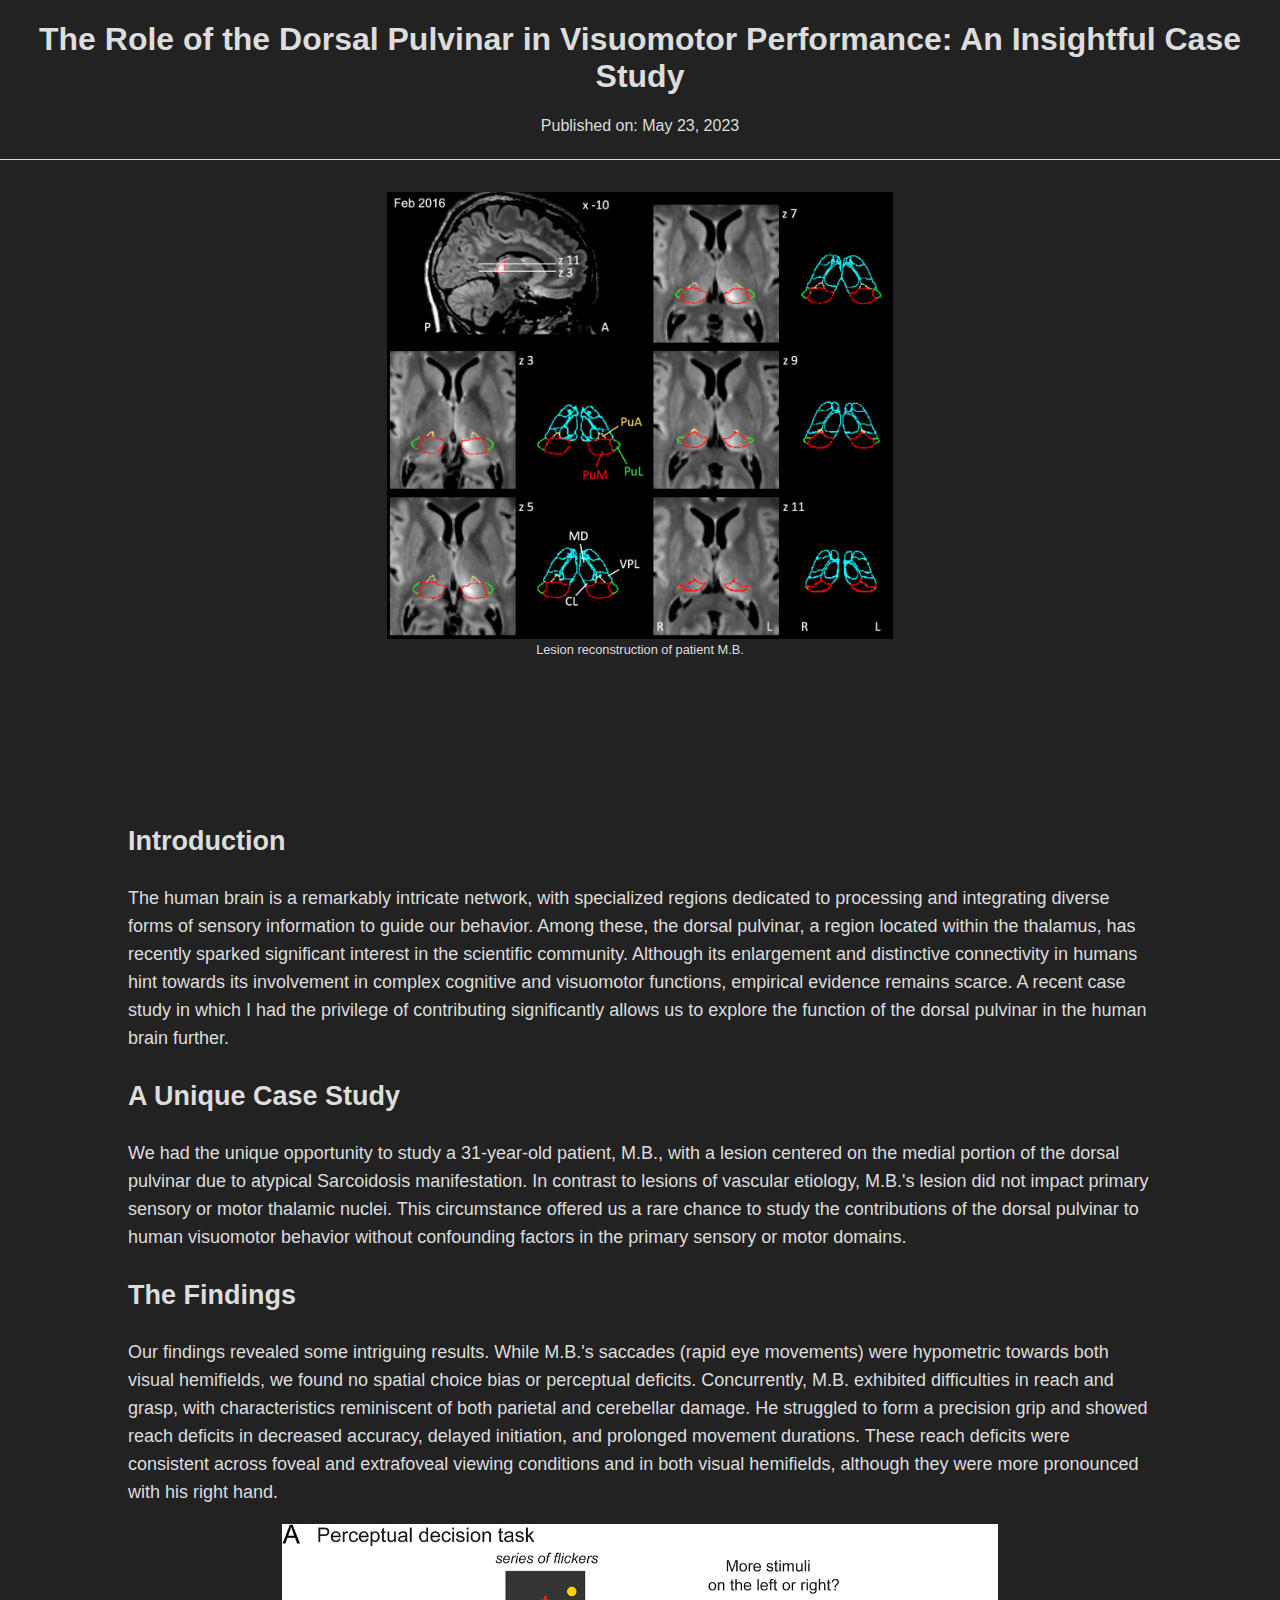
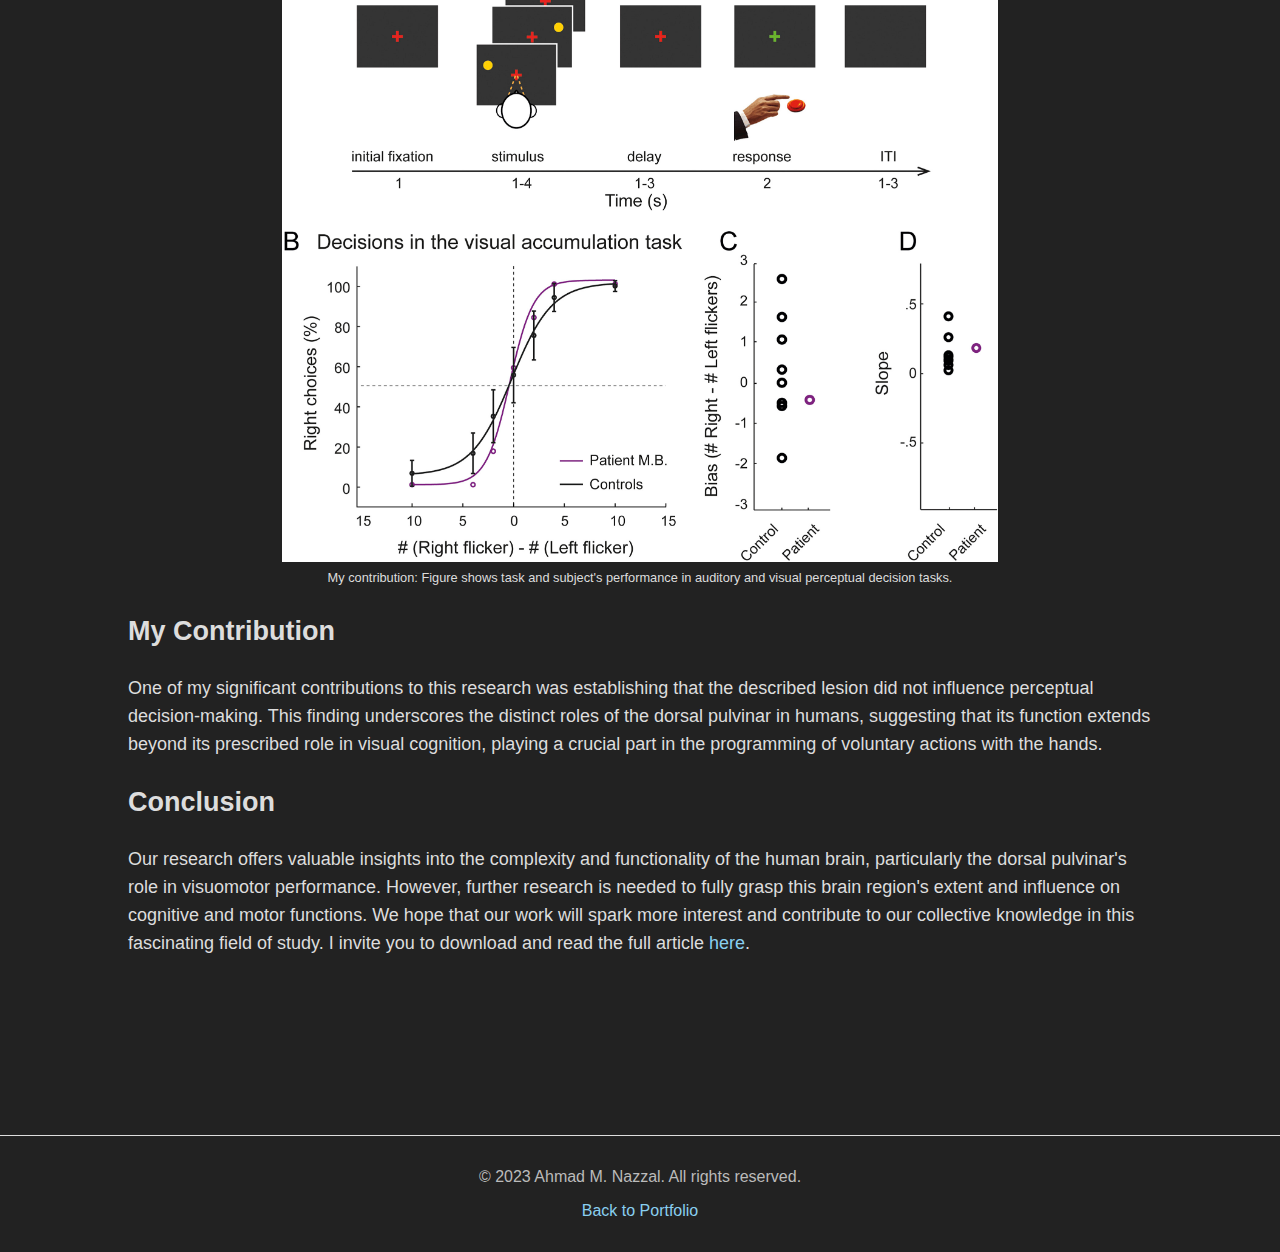
<file: pulivnar-decision-making.html>
<!DOCTYPE html>
<html>
<head>
    <title>The Role of the Dorsal Pulvinar in Visuomotor Performance: An Insightful Case Study</title>
    <link rel="stylesheet" type="text/css" href="styles.css">
</head>
<body>
    <header>
        <h1>The Role of the Dorsal Pulvinar in Visuomotor Performance: An Insightful Case Study</h1>
        <p>Published on: <time datetime="2023-05-23">May 23, 2023</time></p>
    </header>

    <figure>
        <img src="full-lesion.png" alt="Lesion reconstruction of dorsal pulvinar">
        <figcaption>Lesion reconstruction of patient M.B.</figcaption>
    </figure>

    <article>
        <h2>Introduction</h2>
        <p>The human brain is a remarkably intricate network, with specialized regions dedicated to processing and integrating diverse forms of sensory information to guide our behavior. Among these, the dorsal pulvinar, a region located within the thalamus, has recently sparked significant interest in the scientific community. Although its enlargement and distinctive connectivity in humans hint towards its involvement in complex cognitive and visuomotor functions, empirical evidence remains scarce. A recent case study in which I had the privilege of contributing significantly allows us to explore the function of the dorsal pulvinar in the human brain further.</p>

        <h2>A Unique Case Study</h2>
        <p>We had the unique opportunity to study a 31-year-old patient, M.B., with a lesion centered on the medial portion of the dorsal pulvinar due to atypical Sarcoidosis manifestation. In contrast to lesions of vascular etiology, M.B.'s lesion did not impact primary sensory or motor thalamic nuclei. This circumstance offered us a rare chance to study the contributions of the dorsal pulvinar to human visuomotor behavior without confounding factors in the primary sensory or motor domains.</p>

        <h2>The Findings</h2>
        <p>Our findings revealed some intriguing results. While M.B.'s saccades (rapid eye movements) were hypometric towards both visual hemifields, we found no spatial choice bias or perceptual deficits. Concurrently, M.B. exhibited difficulties in reach and grasp, with characteristics reminiscent of both parietal and cerebellar damage. He struggled to form a precision grip and showed reach deficits in decreased accuracy, delayed initiation, and prolonged movement durations. These reach deficits were consistent across foveal and extrafoveal viewing conditions and in both visual hemifields, although they were more pronounced with his right hand.</p>

        <figure>
            <img src="decision-making.jpg" alt="performance on perceptual tasks">
            <figcaption>My contribution: Figure shows task and subject's performance in auditory and visual perceptual decision tasks.</figcaption>
        </figure>

        <h2>My Contribution</h2>
        <p>One of my significant contributions to this research was establishing that the described lesion did not influence perceptual decision-making. This finding underscores the distinct roles of the dorsal pulvinar in humans, suggesting that its function extends beyond its prescribed role in visual cognition, playing a crucial part in the programming of voluntary actions with the hands.</p>

        <h2>Conclusion</h2>
        <p>Our research offers valuable insights into the complexity and functionality of the human brain, particularly the dorsal pulvinar's role in visuomotor performance. However, further research is needed to fully grasp this brain region's extent and influence on cognitive and motor functions. We hope that our work will spark more interest and contribute to our collective knowledge in this fascinating field of study.
        I invite you to download and read the full article <a href="https://www.sciencedirect.com/science/article/pii/S001094521730357X?via%3Dihub#fig1">here</a>.</p>
    </article>

    <footer>
        <p>&copy; 2023 Ahmad M. Nazzal. All rights reserved.</p>
        <p><a href="index.html">Back to Portfolio</a></p>
    </footer>
</body>
</html>
</file>
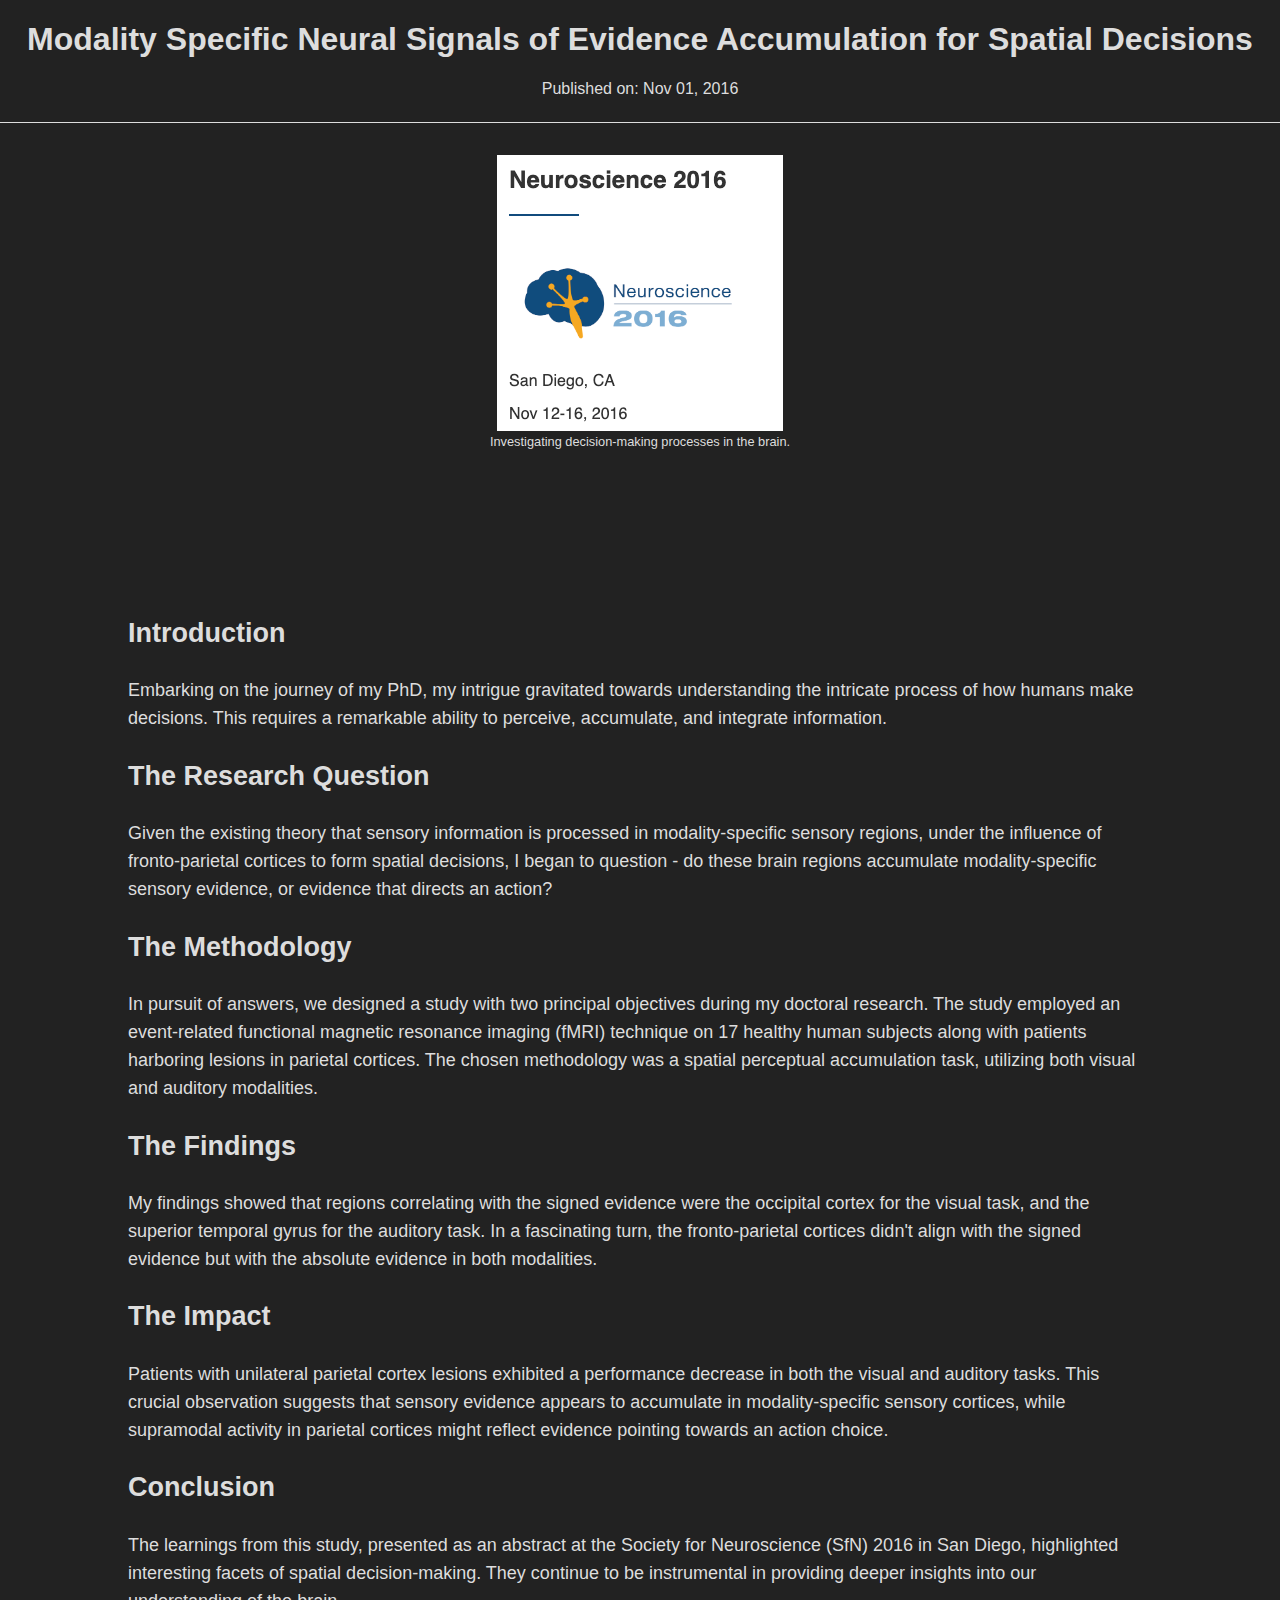
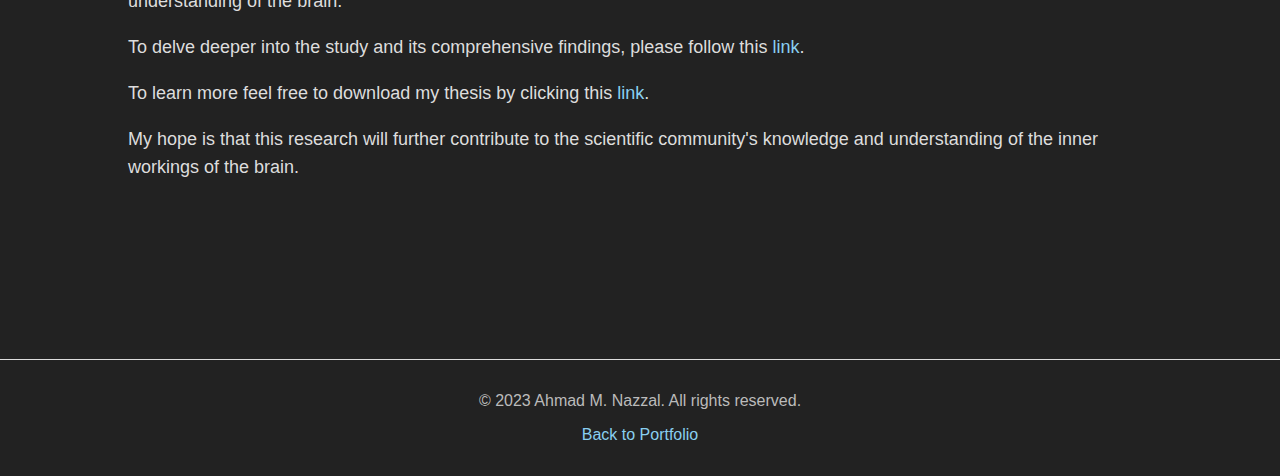
<file: sfn-2016.html>
<!DOCTYPE html>
<html>
<head>
    <title>SfN Poster: Modality Specific Neural Signals of Evidence Accumulation for Spatial Decisions</title>
    <link rel="stylesheet" type="text/css" href="styles.css">
</head>
<body>
    <header>
        <h1>Modality Specific Neural Signals of Evidence Accumulation for Spatial Decisions</h1>
        <p>Published on: <time datetime="2016-11-01">Nov 01, 2016</time></p>
    </header>

    <figure>
        <img src="sfn.png" alt="An abstract representation of brain activity">
        <figcaption>Investigating decision-making processes in the brain.</figcaption>
    </figure>

    <article>
        <h2>Introduction</h2>
        <p>Embarking on the journey of my PhD, my intrigue gravitated towards understanding the intricate process of how humans make decisions. This requires a remarkable ability to perceive, accumulate, and integrate information.</p>

        <h2>The Research Question</h2>
        <p>Given the existing theory that sensory information is processed in modality-specific sensory regions, under the influence of fronto-parietal cortices to form spatial decisions, I began to question - do these brain regions accumulate modality-specific sensory evidence, or evidence that directs an action?</p>

        <h2>The Methodology</h2>
        <p>In pursuit of answers, we designed a study with two principal objectives during my doctoral research. The study employed an event-related functional magnetic resonance imaging (fMRI) technique on 17 healthy human subjects along with patients harboring lesions in parietal cortices. The chosen methodology was a spatial perceptual accumulation task, utilizing both visual and auditory modalities.</p>

        <h2>The Findings</h2>
        <p>My findings showed that regions correlating with the signed evidence were the occipital cortex for the visual task, and the superior temporal gyrus for the auditory task. In a fascinating turn, the fronto-parietal cortices didn't align with the signed evidence but with the absolute evidence in both modalities.</p>

        <h2>The Impact</h2>
        <p>Patients with unilateral parietal cortex lesions exhibited a performance decrease in both the visual and auditory tasks. This crucial observation suggests that sensory evidence appears to accumulate in modality-specific sensory cortices, while supramodal activity in parietal cortices might reflect evidence pointing towards an action choice.</p>

        <h2>Conclusion</h2>
        <p>The learnings from this study, presented as an abstract at the Society for Neuroscience (SfN) 2016 in San Diego, highlighted interesting facets of spatial decision-making. They continue to be instrumental in providing deeper insights into our understanding of the brain.</p>

        <p>To delve deeper into the study and its comprehensive findings, please follow this <a href="https://www.abstractsonline.com/pp8/index.html#!/4071/presentation/22604">link</a>.</p>

        <p>To learn more feel free to download my thesis by clicking this <a href="https://ediss.uni-goettingen.de/handle/11858/00-1735-0000-0023-3EB6-6?show=full">link</a>.</p>
        <p>My hope is that this research will further contribute to the scientific community's knowledge and understanding of the inner workings of the brain.</p>
    </article>

    <footer>
        <p>&copy; 2023 Ahmad M. Nazzal. All rights reserved.</p>
        <p><a href="index.html">Back to Portfolio</a></p>
    </footer>
</body>
</html>
</file>
<file: styles.css>
body {
    font-family: 'Lato', sans-serif;
    color: #ddd;
    background-color: #222;
    margin: 0;
    padding: 0;
    box-sizing: border-box;
}

header {
    text-align: center;
    margin-bottom: 2em;
    border-bottom: 1px solid #ddd;
    padding-bottom: 1em;
}

header a {
    color: #ddd;
    text-decoration: none;
}

header p {
    margin: 0.5em 0;
}

#gallery {
    display: grid;
    grid-template-columns: repeat(auto-fill, minmax(300px, 1fr));
    gap: 1em;
    padding: 0 1em;
}

.gallery-item {
    border: 1px solid #ddd;
    padding: 1em;
    text-align: center;
    background-color: #555;
}

.gallery-item img {
    width: 100%;
    height: 50%;
    object-fit: cover;
}

.cta {
    color: #ff6347;
    font-weight: bold;
}

article {
    font-family: "museo-sans",helvetica,arial,sans-serif;
    font-size: 1.125rem;
    line-height: 1.5555555556;
    padding: 10%;
}

@media screen and (max-width: 768px) {
    article {
        font-size: 1rem;
        padding: 3%;
    }
}

figure {
    display: block;
    margin-left: auto;
    margin-right: auto;
    text-align: center;
    font-size: 0.8rem;
}

figure img {
    max-width: 70%;
    height: auto;
}

a {
    color: #89CFF0; /* This is a baby blue color */
    text-decoration: none; /* This will remove the underline from links */
}


footer {
    text-align: center;
    color: #bbb;
    border-top: 1px solid #ddd;
    padding: 1em 0;
    margin-top: 2em;
}
</file>
